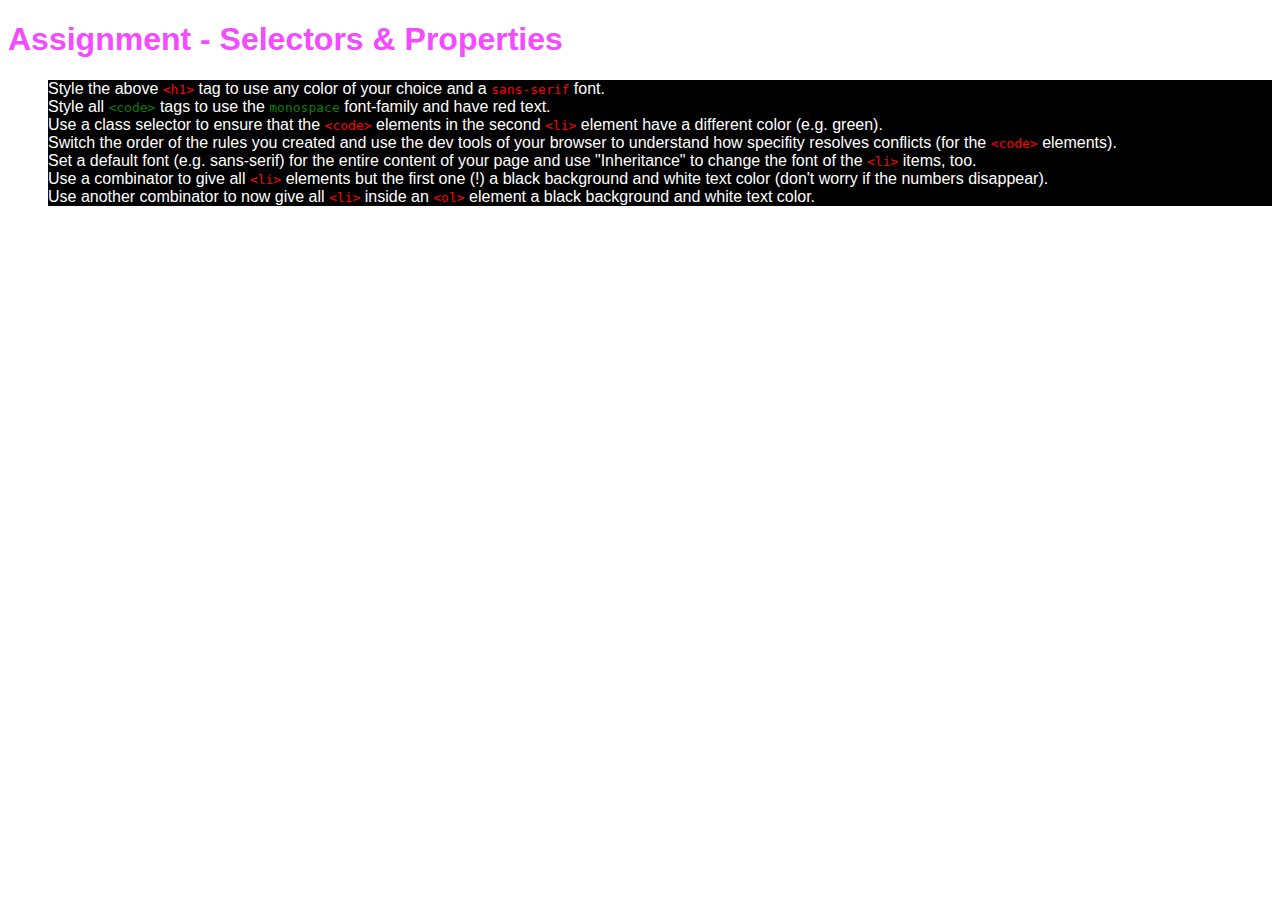
<file: assignment-1/index.html>
<!DOCTYPE html>
<html lang="en">
  <head>
    <meta charset="UTF-8" />
    <meta name="viewport" content="width=device-width, initial-scale=1.0" />
    <meta http-equiv="X-UA-Compatible" content="ie=edge" />
    <title>CSS Course</title>
    <link rel="stylesheet" href="main.css" />
  </head>
  <body>
    <h1 id="assignment-instructions">
      Assignment - Selectors &amp; Properties
    </h1>
    <ol>
      <li>
        Style the above <code>&lt;h1&gt;</code> tag to use any color of your
        choice and a <code>sans-serif</code> font.
      </li>
      <li class="second-li">
        Style all <code>&lt;code&gt;</code> tags to use the
        <code>monospace</code> font-family and have red text.
      </li>
      <li>
        Use a class selector to ensure that the
        <code>&lt;code&gt;</code> elements in the second
        <code>&lt;li&gt;</code> element have a different color (e.g. green).
      </li>
      <li>
        Switch the order of the rules you created and use the dev tools of your
        browser to understand how specifity resolves conflicts (for the
        <code>&lt;code&gt;</code> elements).
      </li>
      <li>
        Set a default font (e.g. sans-serif) for the entire content of your page
        and use "Inheritance" to change the font of the
        <code>&lt;li&gt;</code> items, too.
      </li>
      <li>
        Use a combinator to give all <code>&lt;li&gt;</code> elements but the
        first one (!) a black background and white text color (don't worry if
        the numbers disappear).
      </li>
      <li>
        Use another combinator to now give all <code>&lt;li&gt;</code> inside an
        <code>&lt;ol&gt;</code> element a black background and white text color.
      </li>
    </ol>
  </body>
</html>
</file>
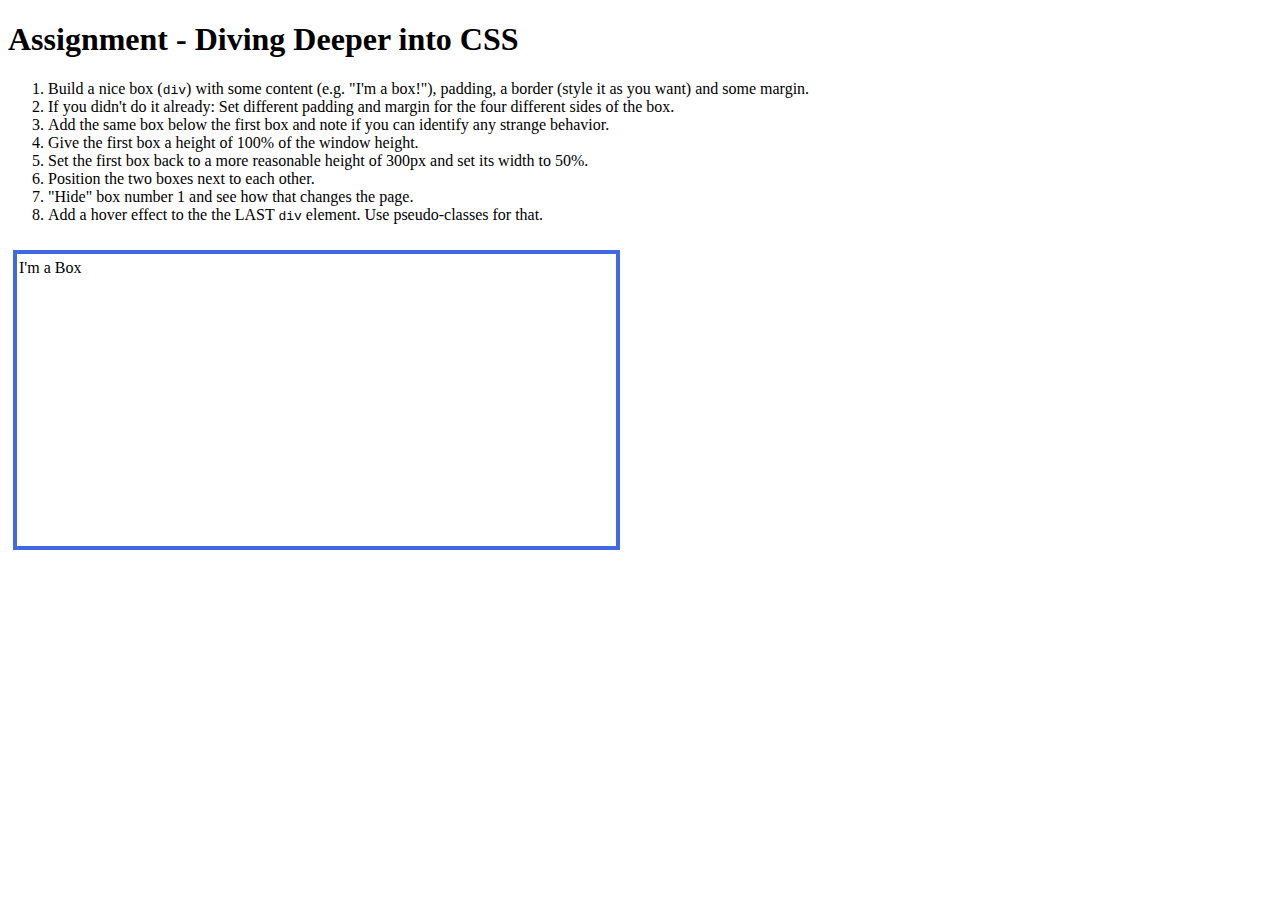
<file: assignment-2/index.html>
<!DOCTYPE html>
<html lang="en">
  <head>
    <meta charset="UTF-8" />
    <meta name="viewport" content="width=device-width, initial-scale=1.0" />
    <meta http-equiv="X-UA-Compatible" content="ie=edge" />
    <title>CSS Course</title>
    <link rel="stylesheet" href="main.css" />
  </head>
  <body>
    <h1>Assignment - Diving Deeper into CSS</h1>
    <ol>
      <li>
        Build a nice box (<code>div</code>) with some content (e.g. "I'm a
        box!"), padding, a border (style it as you want) and some margin.
      </li>
      <li>
        If you didn't do it already: Set different padding and margin for the
        four different sides of the box.
      </li>
      <li>
        Add the same box below the first box and note if you can identify any
        strange behavior.
      </li>
      <li>Give the first box a height of 100% of the window height.</li>
      <li>
        Set the first box back to a more reasonable height of 300px and set its
        width to 50%.
      </li>
      <li>Position the two boxes next to each other.</li>
      <li>"Hide" box number 1 and see how that changes the page.</li>
      <li>
        Add a hover effect to the the LAST <code>div</code> element. Use
        pseudo-classes for that.
      </li>
    </ol>
    <div id="first-box" class="box">I'm a Box</div>
    <div class="box">I'm a Box</div>
  </body>
</html>
</file>
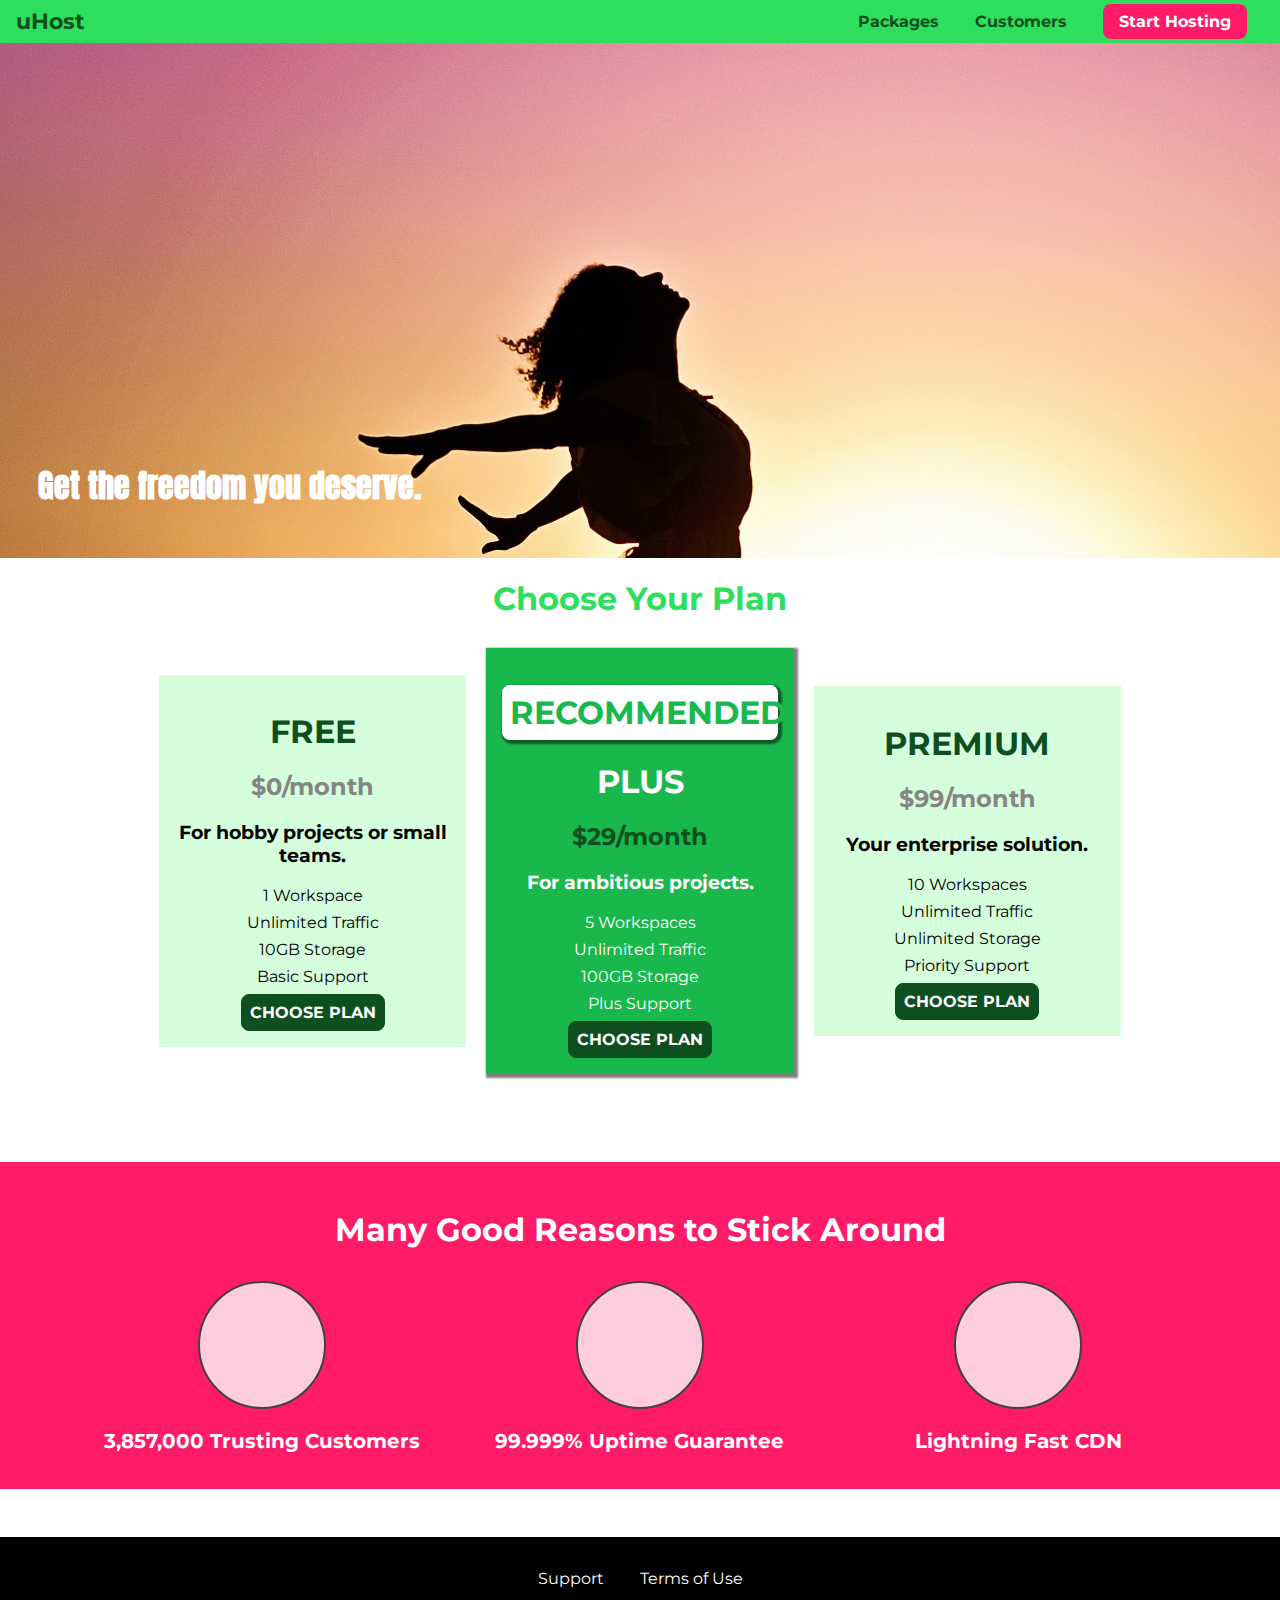
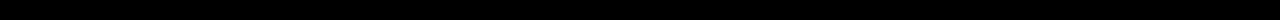
<file: assignment-3/index.html>
<!DOCTYPE html>
<html lang="en">
  <head>
    <meta charset="UTF-8" />
    <meta http-equiv="X-UA-Compatible" content="ie=edge" />
    <title>uHost</title>
    <link rel="shortcut icon" href="favicon.png" />
    <link
      href="https://fonts.googleapis.com/css?family=Anton"
      rel="stylesheet"
    />
    <link
      href="https://fonts.googleapis.com/css?family=Montserrat:400,700"
      rel="stylesheet"
    />
    <link rel="stylesheet" href="shared.css" />
    <link rel="stylesheet" href="main.css" />
  </head>

  <body>
    <header class="main-header">
      <div>
        <a href="index.html" class="main-header__brand">
          uHost
        </a>
      </div>
      <nav class="main-nav">
        <ul class="main-nav__items">
          <li class="main-nav__item">
            <a href="packages/index.html">Packages</a>
          </li>
          <li class="main-nav__item">
            <a href="customers/index.html">Customers</a>
          </li>
          <li class="main-nav__item main-nav__item--cta">
            <a href="start-hosting/index.html">Start Hosting</a>
          </li>
        </ul>
      </nav>
    </header>
    <main>
      <section id="product-overview">
        <h1>Get the freedom you deserve.</h1>
      </section>
      <section id="plans">
        <h1 class="section-title">Choose Your Plan</h1>
        <div class="plan__list">
          <article class="plan">
            <h1 class="plan__title">FREE</h1>
            <h2 class="plan__price">$0/month</h2>
            <h3>For hobby projects or small teams.</h3>
            <ul class="plan__features">
              <li class="plan__feature">1 Workspace</li>
              <li class="plan__feature">Unlimited Traffic</li>
              <li class="plan__feature">10GB Storage</li>
              <li class="plan__feature">Basic Support</li>
            </ul>
            <div>
              <button class="button">CHOOSE PLAN</button>
            </div>
          </article>
          <article class="plan plan--highlighted">
            <h1 class="plan__annotation">RECOMMENDED</h1>
            <h1 class="plan__title">PLUS</h1>
            <h2 class="plan__price">$29/month</h2>
            <h3>For ambitious projects.</h3>
            <ul class="plan__features">
              <li class="plan__feature">5 Workspaces</li>
              <li class="plan__feature">Unlimited Traffic</li>
              <li class="plan__feature">100GB Storage</li>
              <li class="plan__feature">Plus Support</li>
            </ul>
            <div>
              <button class="button">CHOOSE PLAN</button>
            </div>
          </article>
          <article class="plan">
            <h1 class="plan__title">PREMIUM</h1>
            <h2 class="plan__price">$99/month</h2>
            <h3>Your enterprise solution.</h3>
            <ul class="plan__features">
              <li class="plan__feature">10 Workspaces</li>
              <li class="plan__feature">Unlimited Traffic</li>
              <li class="plan__feature">Unlimited Storage</li>
              <li class="plan__feature">Priority Support</li>
            </ul>
            <div>
              <button class="button">CHOOSE PLAN</button>
            </div>
          </article>
        </div>
      </section>
      <section id="key-features">
        <h1 class="section-title">Many Good Reasons to Stick Around</h1>
        <ul class="key-feature__list">
          <li class="key-feature">
            <div class="key-feature__image"></div>
            <p class="key-feature__description">3,857,000 Trusting Customers</p>
          </li>
          <li class="key-feature">
            <div class="key-feature__image"></div>
            <p class="key-feature__description">99.999% Uptime Guarantee</p>
          </li>
          <li class="key-feature">
            <div class="key-feature__image"></div>
            <p class="key-feature__description">Lightning Fast CDN</p>
          </li>
        </ul>
      </section>
    </main>
    <footer class="main-footer">
      <nav>
        <ul class="main-footer__links">
          <li class="main-footer__link">
            <a href="#">Support</a>
          </li>
          <li class="main-footer__link">
            <a href="#">Terms of Use</a>
          </li>
        </ul>
      </nav>
    </footer>
  </body>
</html>
</file>
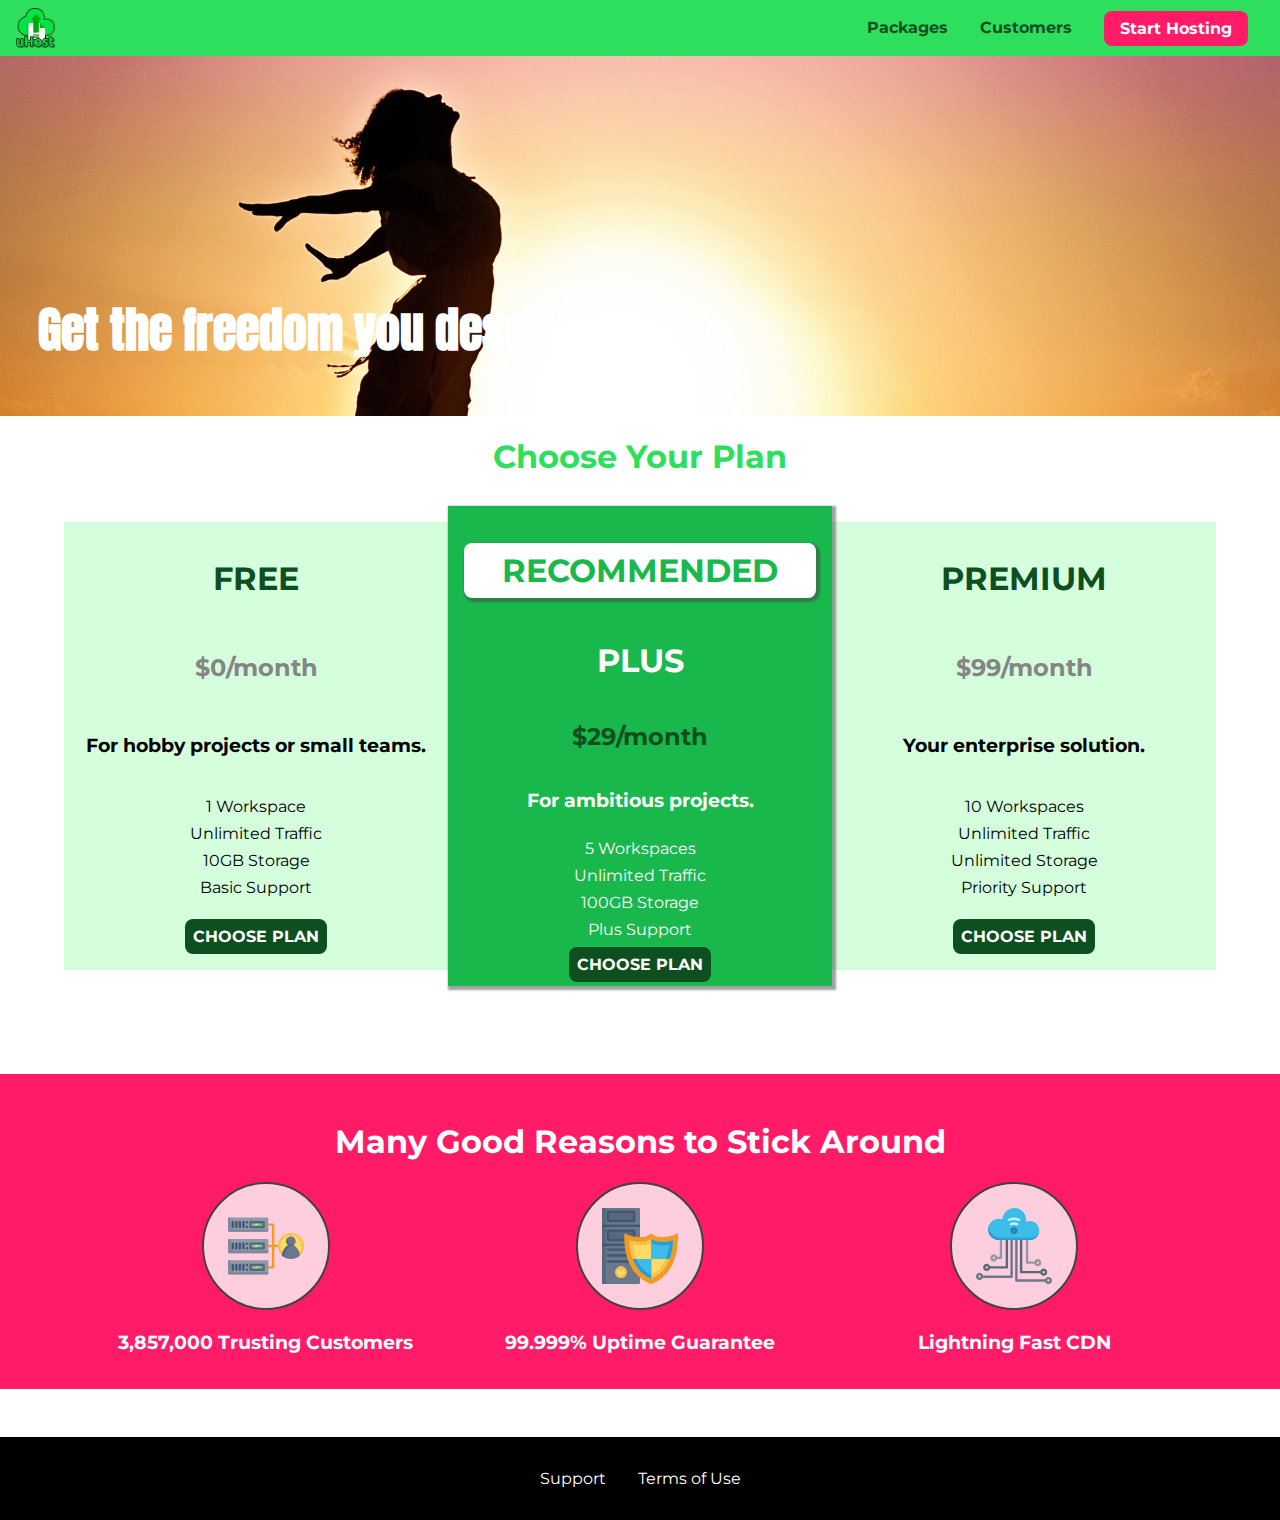
<file: css-course-project/index.html>
<!DOCTYPE html>
<html lang="en">
  <head>
    <meta charset="UTF-8" />
    <meta http-equiv="X-UA-Compatible" content="ie=edge" />
    <meta name="viewport" content="width=device-width, initial-scale=1.0" />
    <title>uHost</title>
    <link rel="shortcut icon" href="favicon.png" />
    <link
      href="https://fonts.googleapis.com/css?family=Anton"
      rel="stylesheet"
    />
    <link
      href="https://fonts.googleapis.com/css?family=Montserrat:400,700"
      rel="stylesheet"
    />
    <link rel="stylesheet" href="shared.css" />
    <link rel="stylesheet" href="main.css" />
  </head>

  <body>
    <div class="backdrop"></div>
    <div class="modal">
      <h1 class="modal__title">Do you want to continue?</h1>
      <div class="modal__actions">
        <a href="start-hosting/index.html" class="modal__action">Yes!</a>
        <button class="modal__action modal__action--negative" type="button">
          No!
        </button>
      </div>
    </div>
    <header class="main-header">
      <div>
        <button class="toggle-button">
          <span class="toggle-button__bar"></span>
          <span class="toggle-button__bar"></span>
          <span class="toggle-button__bar"></span>
        </button>
        <a href="index.html" class="main-header__brand">
          <img src="images/uhost-icon.png" alt="uHost" />
        </a>
      </div>
      <nav class="main-nav">
        <ul class="main-nav__items">
          <li class="main-nav__item">
            <a href="packages/index.html">Packages</a>
          </li>
          <li class="main-nav__item">
            <a href="customers/index.html">Customers</a>
          </li>
          <li class="main-nav__item main-nav__item--cta">
            <a href="start-hosting/index.html">Start Hosting</a>
          </li>
        </ul>
      </nav>
    </header>
    <nav class="mobile-nav">
      <ul class="mobile-nav__items">
        <li class="mobile-nav__item">
          <a href="packages/index.html">Packages</a>
        </li>
        <li class="mobile-nav__item">
          <a href="customers/index.html">Customers</a>
        </li>
        <li class="mobile-nav__item mobile-nav__item--cta">
          <a href="start-hosting/index.html">Start Hosting</a>
        </li>
      </ul>
    </nav>
    <main>
      <section id="product-overview">
        <h1>Get the freedom you deserve.</h1>
      </section>
      <section id="plans">
        <h1 class="section-title">Choose Your Plan</h1>
        <div class="plan__list">
          <article class="plan">
            <h1 class="plan__title">FREE</h1>
            <h2 class="plan__price">$0/month</h2>
            <h3>For hobby projects or small teams.</h3>
            <ul class="plan__features">
              <li>1 Workspace</li>
              <li>Unlimited Traffic</li>
              <li>10GB Storage</li>
              <li>Basic Support</li>
            </ul>
            <div>
              <button class="button">CHOOSE PLAN</button>
            </div>
          </article>
          <article class="plan plan--highlighted">
            <h1 class="plan__annotation">RECOMMENDED</h1>
            <h1 class="plan__title">PLUS</h1>
            <h2 class="plan__price">$29/month</h2>
            <h3>For ambitious projects.</h3>
            <ul class="plan__features">
              <li>5 Workspaces</li>
              <li>Unlimited Traffic</li>
              <li>100GB Storage</li>
              <li>Plus Support</li>
            </ul>
            <div>
              <button class="button">CHOOSE PLAN</button>
            </div>
          </article>
          <article class="plan">
            <h1 class="plan__title">PREMIUM</h1>
            <h2 class="plan__price">$99/month</h2>
            <h3>Your enterprise solution.</h3>
            <ul class="plan__features">
              <li>10 Workspaces</li>
              <li>Unlimited Traffic</li>
              <li>Unlimited Storage</li>
              <li>Priority Support</li>
            </ul>
            <div>
              <button class="button">CHOOSE PLAN</button>
            </div>
          </article>
        </div>
      </section>
      <section id="key-features">
        <h1 class="section-title">Many Good Reasons to Stick Around</h1>
        <ul class="key-feature__list">
          <li class="key-feature">
            <div class="key-feature__image">
              <svg viewBox="0 0 512 512">
                <path
                  style="fill: #f09b24"
                  d="M344,248h-32V112c0-4.418-3.582-8-8-8h-40c-4.418,0-8,3.582-8,8s3.582,8,8,8h32v128h-32  c-4.418,0-8,3.582-8,8s3.582,8,8,8h32v128h-32c-4.418,0-8,3.582-8,8s3.582,8,8,8h40c4.418,0,8-3.582,8-8V264h32c4.418,0,8-3.582,8-8  S348.418,248,344,248z"
                />
                <path
                  style="fill: #8e9aa9"
                  d="M264,64H8c-4.418,0-8,3.582-8,8v80c0,4.418,3.582,8,8,8h256c4.418,0,8-3.582,8-8V72  C272,67.582,268.418,64,264,64z"
                />
                <path
                  style="fill: #7c899b"
                  d="M24,144c-4.418,0-8-3.582-8-8V64H8c-4.418,0-8,3.582-8,8v80c0,4.418,3.582,8,8,8h256  c4.418,0,8-3.582,8-8v-8H24z"
                />
                <rect
                  x="152"
                  y="96"
                  style="fill: #b8e3a8"
                  width="88"
                  height="32"
                />
                <g>
                  <polygon
                    style="fill: #7ec97d"
                    points="152,96 152,128 166,128 198,96  "
                  />
                  <polygon
                    style="fill: #7ec97d"
                    points="220,96 188,128 240,128 240,96  "
                  />
                </g>
                <path
                  style="fill: #56677e"
                  d="M240,136h-88c-4.418,0-8-3.582-8-8V96c0-4.418,3.582-8,8-8h88c4.418,0,8,3.582,8,8v32  C248,132.418,244.418,136,240,136z M160,120h72v-16h-72V120z"
                />
                <g>
                  <path
                    style="fill: #435670"
                    d="M32,136c-4.418,0-8-3.582-8-8V96c0-4.418,3.582-8,8-8s8,3.582,8,8v32C40,132.418,36.418,136,32,136z   "
                  />
                  <path
                    style="fill: #435670"
                    d="M56,136c-4.418,0-8-3.582-8-8V96c0-4.418,3.582-8,8-8s8,3.582,8,8v32C64,132.418,60.418,136,56,136z   "
                  />
                  <path
                    style="fill: #435670"
                    d="M80,136c-4.418,0-8-3.582-8-8V96c0-4.418,3.582-8,8-8s8,3.582,8,8v32C88,132.418,84.418,136,80,136z   "
                  />
                  <path
                    style="fill: #435670"
                    d="M104,136c-4.418,0-8-3.582-8-8V96c0-4.418,3.582-8,8-8s8,3.582,8,8v32   C112,132.418,108.418,136,104,136z"
                  />
                  <path
                    style="fill: #435670"
                    d="M128,105c-4.418,0-8-3.582-8-8v-1c0-4.418,3.582-8,8-8s8,3.582,8,8v1   C136,101.418,132.418,105,128,105z"
                  />
                  <path
                    style="fill: #435670"
                    d="M128,136c-4.418,0-8-3.582-8-8v-1c0-4.418,3.582-8,8-8s8,3.582,8,8v1   C136,132.418,132.418,136,128,136z"
                  />
                </g>
                <path
                  style="fill: #8e9aa9"
                  d="M264,208H8c-4.418,0-8,3.582-8,8v80c0,4.418,3.582,8,8,8h256c4.418,0,8-3.582,8-8v-80  C272,211.582,268.418,208,264,208z"
                />
                <path
                  style="fill: #7c899b"
                  d="M24,288c-4.418,0-8-3.582-8-8v-72H8c-4.418,0-8,3.582-8,8v80c0,4.418,3.582,8,8,8h256  c4.418,0,8-3.582,8-8v-8H24z"
                />
                <rect
                  x="152"
                  y="240"
                  style="fill: #b8e3a8"
                  width="88"
                  height="32"
                />
                <g>
                  <polygon
                    style="fill: #7ec97d"
                    points="152,240 152,272 166,272 198,240  "
                  />
                  <polygon
                    style="fill: #7ec97d"
                    points="220,240 188,272 240,272 240,240  "
                  />
                </g>
                <path
                  style="fill: #56677e"
                  d="M240,280h-88c-4.418,0-8-3.582-8-8v-32c0-4.418,3.582-8,8-8h88c4.418,0,8,3.582,8,8v32  C248,276.418,244.418,280,240,280z M160,264h72v-16h-72V264z"
                />
                <g>
                  <path
                    style="fill: #435670"
                    d="M32,280c-4.418,0-8-3.582-8-8v-32c0-4.418,3.582-8,8-8s8,3.582,8,8v32C40,276.418,36.418,280,32,280   z"
                  />
                  <path
                    style="fill: #435670"
                    d="M56,280c-4.418,0-8-3.582-8-8v-32c0-4.418,3.582-8,8-8s8,3.582,8,8v32C64,276.418,60.418,280,56,280   z"
                  />
                  <path
                    style="fill: #435670"
                    d="M80,280c-4.418,0-8-3.582-8-8v-32c0-4.418,3.582-8,8-8s8,3.582,8,8v32C88,276.418,84.418,280,80,280   z"
                  />
                  <path
                    style="fill: #435670"
                    d="M104,280c-4.418,0-8-3.582-8-8v-32c0-4.418,3.582-8,8-8s8,3.582,8,8v32   C112,276.418,108.418,280,104,280z"
                  />
                  <path
                    style="fill: #435670"
                    d="M128,249c-4.418,0-8-3.582-8-8v-1c0-4.418,3.582-8,8-8s8,3.582,8,8v1   C136,245.418,132.418,249,128,249z"
                  />
                  <path
                    style="fill: #435670"
                    d="M128,280c-4.418,0-8-3.582-8-8v-1c0-4.418,3.582-8,8-8s8,3.582,8,8v1   C136,276.418,132.418,280,128,280z"
                  />
                </g>
                <path
                  style="fill: #8e9aa9"
                  d="M264,352H8c-4.418,0-8,3.582-8,8v80c0,4.418,3.582,8,8,8h256c4.418,0,8-3.582,8-8v-80  C272,355.582,268.418,352,264,352z"
                />
                <path
                  style="fill: #7c899b"
                  d="M24,432c-4.418,0-8-3.582-8-8v-72H8c-4.418,0-8,3.582-8,8v80c0,4.418,3.582,8,8,8h256  c4.418,0,8-3.582,8-8v-8H24z"
                />
                <rect
                  x="152"
                  y="384"
                  style="fill: #b8e3a8"
                  width="88"
                  height="32"
                />
                <g>
                  <polygon
                    style="fill: #7ec97d"
                    points="152,384 152,416 166,416 198,384  "
                  />
                  <polygon
                    style="fill: #7ec97d"
                    points="220,384 188,416 240,416 240,384  "
                  />
                </g>
                <path
                  style="fill: #56677e"
                  d="M240,424h-88c-4.418,0-8-3.582-8-8v-32c0-4.418,3.582-8,8-8h88c4.418,0,8,3.582,8,8v32  C248,420.418,244.418,424,240,424z M160,408h72v-16h-72V408z"
                />
                <g>
                  <path
                    style="fill: #435670"
                    d="M32,424c-4.418,0-8-3.582-8-8v-32c0-4.418,3.582-8,8-8s8,3.582,8,8v32C40,420.418,36.418,424,32,424   z"
                  />
                  <path
                    style="fill: #435670"
                    d="M56,424c-4.418,0-8-3.582-8-8v-32c0-4.418,3.582-8,8-8s8,3.582,8,8v32C64,420.418,60.418,424,56,424   z"
                  />
                  <path
                    style="fill: #435670"
                    d="M80,424c-4.418,0-8-3.582-8-8v-32c0-4.418,3.582-8,8-8s8,3.582,8,8v32C88,420.418,84.418,424,80,424   z"
                  />
                  <path
                    style="fill: #435670"
                    d="M104,424c-4.418,0-8-3.582-8-8v-32c0-4.418,3.582-8,8-8s8,3.582,8,8v32   C112,420.418,108.418,424,104,424z"
                  />
                  <path
                    style="fill: #435670"
                    d="M128,393c-4.418,0-8-3.582-8-8v-1c0-4.418,3.582-8,8-8s8,3.582,8,8v1   C136,389.418,132.418,393,128,393z"
                  />
                  <path
                    style="fill: #435670"
                    d="M128,424c-4.418,0-8-3.582-8-8v-1c0-4.418,3.582-8,8-8s8,3.582,8,8v1   C136,420.418,132.418,424,128,424z"
                  />
                </g>
                <path
                  style="fill: #f7c14d"
                  d="M424,168c-48.523,0-88,39.477-88,88s39.477,88,88,88s88-39.477,88-88S472.523,168,424,168z"
                />
                <path
                  style="fill: #ffdb66"
                  d="M424,184c-39.701,0-72,32.299-72,72s32.299,72,72,72s72-32.299,72-72S463.701,184,424,184z"
                />
                <path
                  style="fill: #69788d"
                  d="M484.893,314.16C476.393,274.588,451.922,248,424,248s-52.393,26.588-60.893,66.16  c-0.605,2.82,0.354,5.749,2.511,7.664C381.731,336.124,402.465,344,424,344s42.269-7.876,58.381-22.176  C484.539,319.909,485.498,316.98,484.893,314.16z"
                />
                <path
                  style="fill: #56677e"
                  d="M434.053,249.171C430.768,248.403,427.411,248,424,248c-27.922,0-52.393,26.588-60.893,66.16  c-0.605,2.82,0.354,5.749,2.511,7.664c3.383,3.002,6.979,5.703,10.734,8.125C384.904,286.243,407.373,255.378,434.053,249.171z"
                />
                <path
                  style="fill: #69788d"
                  d="M424,192c-17.645,0-32,14.355-32,32s14.355,32,32,32s32-14.355,32-32S441.645,192,424,192z"
                />
                <path
                  style="fill: #56677e"
                  d="M432,248c-17.645,0-32-14.355-32-32c0-6.783,2.128-13.076,5.742-18.258  C397.444,203.53,392,213.138,392,224c0,17.645,14.355,32,32,32c10.862,0,20.471-5.444,26.258-13.742  C445.076,245.872,438.783,248,432,248z"
                />
              </svg>
            </div>
            <p class="key-feature__description">3,857,000 Trusting Customers</p>
          </li>
          <li class="key-feature">
            <div class="key-feature__image">
              <svg viewBox="0 0 512 512">
                <path
                  style="fill: #69788d"
                  d="M248,0H8C3.582,0,0,3.582,0,8v496c0,4.418,3.582,8,8,8h240c4.418,0,8-3.582,8-8V8  C256,3.582,252.418,0,248,0z"
                />
                <path
                  style="fill: #56677e"
                  d="M24,504V8c0-4.418,3.582-8,8-8H8C3.582,0,0,3.582,0,8v496c0,4.418,3.582,8,8,8h24  C27.582,512,24,508.418,24,504z"
                />
                <g>
                  <rect
                    x="0"
                    y="112"
                    style="fill: #435670"
                    width="256"
                    height="16"
                  />
                  <rect
                    x="0"
                    y="240"
                    style="fill: #435670"
                    width="256"
                    height="16"
                  />
                </g>
                <path
                  style="fill: #f7c14d"
                  d="M128,392c-22.056,0-40,17.944-40,40s17.944,40,40,40s40-17.944,40-40S150.056,392,128,392z"
                />
                <path
                  style="fill: #ffdb66"
                  d="M128,408c-13.233,0-24,10.767-24,24s10.767,24,24,24s24-10.767,24-24S141.233,408,128,408z"
                />
                <path
                  style="fill: #f7c14d"
                  d="M128,392c-2.739,0-5.414,0.278-8,0.805V424c0,4.418,3.582,8,8,8c4.418,0,8-3.582,8-8v-31.195  C133.414,392.278,130.739,392,128,392z"
                />
                <g>
                  <path
                    style="fill: #435670"
                    d="M216,288H40c-4.418,0-8-3.582-8-8s3.582-8,8-8h176c4.418,0,8,3.582,8,8S220.418,288,216,288z"
                  />
                  <path
                    style="fill: #435670"
                    d="M216,328H40c-4.418,0-8-3.582-8-8s3.582-8,8-8h176c4.418,0,8,3.582,8,8S220.418,328,216,328z"
                  />
                  <path
                    style="fill: #435670"
                    d="M216,368H40c-4.418,0-8-3.582-8-8s3.582-8,8-8h176c4.418,0,8,3.582,8,8S220.418,368,216,368z"
                  />
                  <path
                    style="fill: #435670"
                    d="M216,16H40c-4.418,0-8,3.582-8,8v64c0,4.418,3.582,8,8,8h176c4.418,0,8-3.582,8-8V24   C224,19.582,220.418,16,216,16z"
                  />
                </g>
                <rect
                  x="48"
                  y="32"
                  style="fill: #56677e"
                  width="160"
                  height="48"
                />
                <path
                  style="fill: #435670"
                  d="M216,144H40c-4.418,0-8,3.582-8,8v64c0,4.418,3.582,8,8,8h176c4.418,0,8-3.582,8-8v-64  C224,147.582,220.418,144,216,144z"
                />
                <rect
                  x="48"
                  y="160"
                  style="fill: #56677e"
                  width="160"
                  height="48"
                />
                <path
                  style="fill: #f09b24"
                  d="M511.747,180.237c-0.194-6.537-8.107-10.107-13.135-5.894c-5.6,4.693-42.904,21.282-98.514,21.282  c-33.45,0-64.625-20.999-64.929-21.206c-2.9-1.991-6.764-1.85-9.512,0.346c-2.677,2.135-27.201,20.86-63.793,20.86  c-55.607,0-92.914-16.589-98.515-21.282c-5.028-4.211-12.941-0.645-13.135,5.894c-1.634,54.834,4.655,105.941,18.693,151.903  c12.096,39.604,29.759,74.047,52.497,102.373c27.538,34.304,62.743,59.882,104.66,76.045c3.069,1.918,6.757,1.921,9.83,0  c41.917-16.163,77.122-41.741,104.66-76.045c22.738-28.326,40.401-62.77,52.497-102.373  C507.092,286.179,513.381,235.071,511.747,180.237z"
                />
                <path
                  style="fill: #f7c14d"
                  d="M476.21,221.226c-1.953-1.631-4.568-2.235-7.036-1.628c-21.686,5.327-44.926,8.028-69.075,8.028  c-25.926,0-49.633-8.975-64.955-16.504c-2.307-1.134-5.016-1.091-7.284,0.116c-14.059,7.477-36.919,16.388-65.994,16.388  c-24.153,0-47.394-2.701-69.075-8.028c-5.155-1.268-10.221,2.966-9.894,8.261c2.077,33.693,7.668,65.635,16.616,94.935  c22.774,74.565,66.139,126.334,128.888,153.868c2.032,0.891,4.397,0.891,6.43,0c61.777-27.107,104.716-78.876,127.62-153.868  c8.948-29.3,14.539-61.241,16.616-94.935C479.224,225.319,478.163,222.856,476.21,221.226z"
                />
                <path
                  style="fill: #ffdb66"
                  d="M331.609,451.727c-52.604-25.289-89.304-70.987-109.144-135.944  c-6.532-21.39-11.162-44.336-13.82-68.447c17.133,2.852,34.952,4.291,53.22,4.291c29.394,0,53.376-7.793,69.978-15.561  c17.44,7.736,41.656,15.561,68.256,15.561c18.267,0,36.085-1.439,53.219-4.291c-2.659,24.112-7.288,47.06-13.82,68.448  C419.545,381.108,383.27,426.805,331.609,451.727z"
                />
                <g>
                  <path
                    style="fill: #2c9dd4"
                    d="M479.066,227.858c0.157-2.539-0.903-5.002-2.856-6.633s-4.568-2.235-7.036-1.628   c-21.686,5.327-44.926,8.028-69.075,8.028c-25.926,0-49.633-8.975-64.955-16.504c-1.057-0.52-2.2-0.78-3.345-0.806l-0.072,133.351   h123.601c2.556-6.746,4.933-13.702,7.123-20.874C471.398,293.493,476.989,261.552,479.066,227.858z"
                  />
                  <path
                    style="fill: #2c9dd4"
                    d="M206.658,343.667c24.153,63.42,65.028,108.108,121.743,132.995c1.031,0.452,2.147,0.673,3.263,0.666   l0.063-133.661H206.658z"
                  />
                </g>
                <g>
                  <path
                    style="fill: #3cbde8"
                    d="M439.497,315.783c6.532-21.389,11.161-44.336,13.82-68.448c-17.134,2.852-34.952,4.291-53.219,4.291   c-26.6,0-50.815-7.824-68.256-15.561l-0.116,107.601h97.758C433.179,334.807,436.524,325.518,439.497,315.783z"
                  />
                  <path
                    style="fill: #3cbde8"
                    d="M232.523,343.667c21.144,50.298,54.363,86.56,99.087,108.06l0.117-108.06H232.523z"
                  />
                </g>
              </svg>
            </div>
            <p class="key-feature__description">99.999% Uptime Guarantee</p>
          </li>
          <li class="key-feature">
            <div class="key-feature__image">
              <svg viewBox="0 0 512 512">
                <path
                  style="fill: #8e9aa9"
                  d="M168,200c-4.418,0-8,3.582-8,8v120h-17.376c-3.302-9.311-12.194-16-22.624-16  c-13.234,0-24,10.767-24,24s10.766,24,24,24c10.429,0,19.321-6.689,22.624-16H168c4.418,0,8-3.582,8-8V208  C176,203.582,172.418,200,168,200z"
                />
                <path
                  style="fill: #ffdb66"
                  d="M120,328c-4.411,0-8,3.589-8,8s3.589,8,8,8s8-3.589,8-8S124.411,328,120,328z"
                />
                <path
                  style="fill: #56677e"
                  d="M208,200c-4.418,0-8,3.582-8,8v184H94.624C91.322,382.689,82.43,376,72,376  c-13.234,0-24,10.767-24,24s10.766,24,24,24c10.429,0,19.321-6.689,22.624-16H208c4.418,0,8-3.582,8-8V208  C216,203.582,212.418,200,208,200z"
                />
                <path
                  style="fill: #ffdb66"
                  d="M72,392c-4.411,0-8,3.589-8,8s3.589,8,8,8s8-3.589,8-8S76.411,392,72,392z"
                />
                <path
                  style="fill: #69788d"
                  d="M240,208c-4.418,0-8,3.582-8,8v239H47.24c-2.671-10.34-12.078-18-23.24-18c-13.234,0-24,10.767-24,24  s10.766,24,24,24c9.666,0,18.009-5.747,21.809-14H240c4.418,0,8-3.582,8-8V216C248,211.582,244.418,208,240,208z"
                />
                <path
                  style="fill: #ffdb66"
                  d="M24,453c-4.411,0-8,3.589-8,8s3.589,8,8,8s8-3.589,8-8S28.411,453,24,453z"
                />
                <path
                  style="fill: #69788d"
                  d="M488,464c-10.429,0-19.321,6.689-22.624,16H280V208c0-4.418-3.582-8-8-8s-8,3.582-8,8v280  c0,4.418,3.582,8,8,8h193.376c3.302,9.311,12.194,16,22.624,16c13.234,0,24-10.767,24-24S501.234,464,488,464z"
                />
                <path
                  style="fill: #ffdb66"
                  d="M488,480c-4.411,0-8,3.589-8,8s3.589,8,8,8s8-3.589,8-8S492.411,480,488,480z"
                />
                <path
                  style="fill: #56677e"
                  d="M456,408c-10.429,0-19.321,6.689-22.624,16H312V208c0-4.418-3.582-8-8-8s-8,3.582-8,8v224  c0,4.418,3.582,8,8,8h129.376c3.302,9.311,12.194,16,22.624,16c13.234,0,24-10.767,24-24S469.234,408,456,408z"
                />
                <path
                  style="fill: #ffdb66"
                  d="M456,424c-4.411,0-8,3.589-8,8s3.589,8,8,8s8-3.589,8-8S460.411,424,456,424z"
                />
                <path
                  style="fill: #8e9aa9"
                  d="M416,344c-10.429,0-19.321,6.689-22.624,16H352V208c0-4.418-3.582-8-8-8s-8,3.582-8,8v160  c0,4.418,3.582,8,8,8h49.376c3.302,9.311,12.194,16,22.624,16c13.234,0,24-10.767,24-24S429.234,344,416,344z"
                />
                <path
                  style="fill: #ffdb66"
                  d="M416,360c-4.411,0-8,3.589-8,8s3.589,8,8,8s8-3.589,8-8S420.411,360,416,360z"
                />
                <path
                  style="fill: #3cbde8"
                  d="M362,88c-8.741,0-17.231,1.751-25.06,5.085C337.646,88.797,338,84.43,338,80  c0-44.112-35.888-80-80-80c-42.823,0-77.895,33.816-79.909,76.149C170.393,73.415,162.244,72,154,72c-39.701,0-72,32.299-72,72  s32.299,72,72,72h208c35.29,0,64-28.71,64-64S397.29,88,362,88z"
                />
                <path
                  style="fill: #2c9dd4"
                  d="M368,200H160c-39.701,0-72-32.299-72-72c0-5.863,0.721-11.559,2.05-17.019  C84.918,120.88,82,132.102,82,144c0,39.701,32.299,72,72,72h208c30.389,0,55.88-21.296,62.379-49.743  C413.565,186.327,392.352,200,368,200z"
                />
                <path
                  style="fill: #2a7db5"
                  d="M256,128c-13.234,0-24,10.767-24,24s10.766,24,24,24c13.233,0,24-10.767,24-24S269.233,128,256,128z"
                />
                <path
                  style="fill: #2c9dd4"
                  d="M256,144c-4.411,0-8,3.589-8,8s3.589,8,8,8c4.411,0,8-3.589,8-8S260.411,144,256,144z"
                />
                <g>
                  <path
                    style="fill: #c5f1fa"
                    d="M221.755,87.695c-2.994,0-5.864-1.688-7.233-4.572c-1.894-3.991-0.194-8.763,3.798-10.657   C230.157,66.849,242.834,64,256,64c13.166,0,25.844,2.849,37.68,8.466c3.992,1.895,5.692,6.666,3.798,10.657   s-6.666,5.692-10.657,3.798C277.144,82.328,266.774,80,256,80c-10.774,0-21.144,2.328-30.821,6.921   C224.072,87.446,222.904,87.695,221.755,87.695z"
                  />
                  <path
                    style="fill: #c5f1fa"
                    d="M276.545,116.618c-1.148,0-2.316-0.249-3.424-0.774C267.745,113.293,261.985,112,256,112   c-5.985,0-11.745,1.293-17.121,3.844c-3.991,1.895-8.763,0.192-10.657-3.798c-1.894-3.992-0.193-8.764,3.798-10.657   C239.557,97.813,247.625,96,256,96c8.376,0,16.444,1.813,23.98,5.389c3.991,1.894,5.692,6.665,3.798,10.657   C282.41,114.93,279.539,116.618,276.545,116.618z"
                  />
                </g>
              </svg>
            </div>
            <p class="key-feature__description">Lightning Fast CDN</p>
          </li>
        </ul>
      </section>
    </main>
    <footer class="main-footer">
      <nav>
        <ul class="main-footer__links">
          <li class="main-footer__link">
            <a href="#">Support</a>
          </li>
          <li class="main-footer__link">
            <a href="#">Terms of Use</a>
          </li>
        </ul>
      </nav>
    </footer>
    <script src="shared.js"></script>
  </body>
</html>
</file>
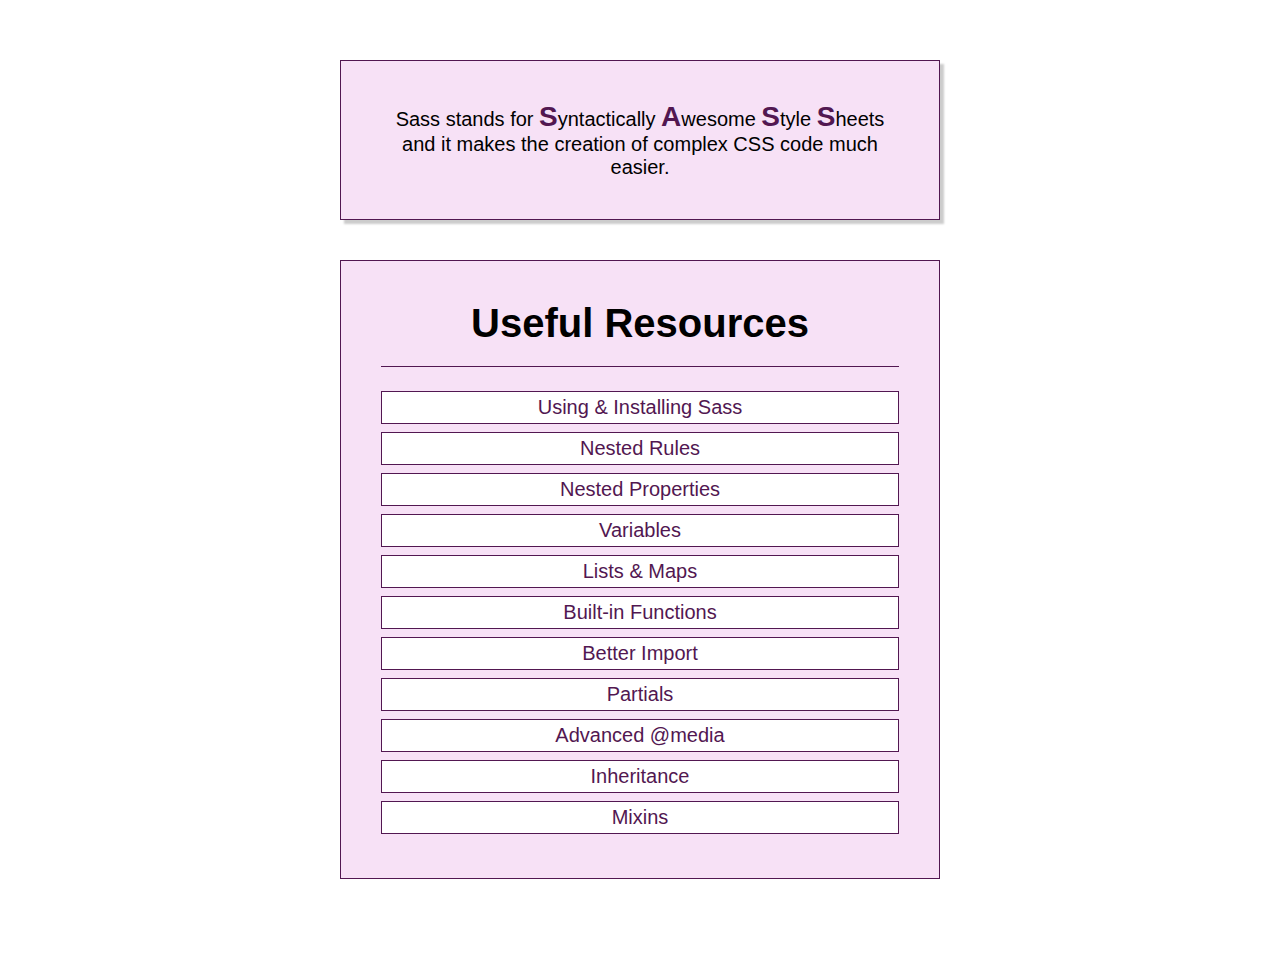
<file: sass-project/index.html>
<!DOCTYPE html>
<html lang="en">

<head>
    <meta charset="UTF-8">
    <meta name="viewport" content="width=device-width, initial-scale=1.0">
    <meta http-equiv="X-UA-Compatible" content="ie=edge">
    <title>CSS Course</title>
    <link rel="stylesheet" href="main.css">
</head>

<body>
    <div class="container">
        <section class="sass-introduction">
            <p>Sass stands for
                <span class="char-highlight">S</span>yntactically
                <span class="char-highlight">A</span>wesome
                <span class="char-highlight">S</span>tyle
                <span class="char-highlight">S</span>heets and it makes the creation of complex CSS code much easier.</p>
        </section>
        <section class="sass-details">
            <header class="section-header">
                <h1>Useful Resources</h1>
            </header>
            <ul class="documentation-links">
                <li>
                    <a class="documentation-link link-important" href="https://sass-lang.com/documentation/file.SASS_REFERENCE.html#using_sass">Using &amp; Installing Sass</a>
                </li>
                <li>
                    <a class="documentation-link" href="https://sass-lang.com/documentation/file.SASS_REFERENCE.html#nested_rules">Nested Rules</a>
                </li>
                <li>
                    <a class="documentation-link" href="https://sass-lang.com/documentation/file.SASS_REFERENCE.html#nested_properties">Nested Properties</a>
                </li>
                <li>
                    <a class="documentation-link" href="https://sass-lang.com/documentation/file.SASS_REFERENCE.html#variables_">Variables</a>
                </li>
                <li>
                    <a class="documentation-link" href="https://sass-lang.com/documentation/file.SASS_REFERENCE.html#lists">Lists &amp; Maps</a>
                </li>
                <li>
                    <a class="documentation-link" href="https://sass-lang.com/documentation/Sass/Script/Functions.html">Built-in Functions</a>
                </li>
                <li>
                    <a class="documentation-link" href="https://sass-lang.com/documentation/file.SASS_REFERENCE.html#import">Better Import</a>
                </li>
                <li>
                    <a class="documentation-link" href="https://sass-lang.com/documentation/file.SASS_REFERENCE.html#partials">Partials</a>
                </li>
                <li>
                    <a class="documentation-link" href="https://sass-lang.com/documentation/file.SASS_REFERENCE.html#media">Advanced @media</a>
                </li>
                <li>
                    <a class="documentation-link" href="https://sass-lang.com/documentation/file.SASS_REFERENCE.html#extend">Inheritance</a>
                </li>
                <li>
                    <a class="documentation-link" href="https://sass-lang.com/documentation/file.SASS_REFERENCE.html#defining_a_mixin">Mixins</a>
                </li>
            </ul>
        </section>
    </div>
</body>

</html>
</file>
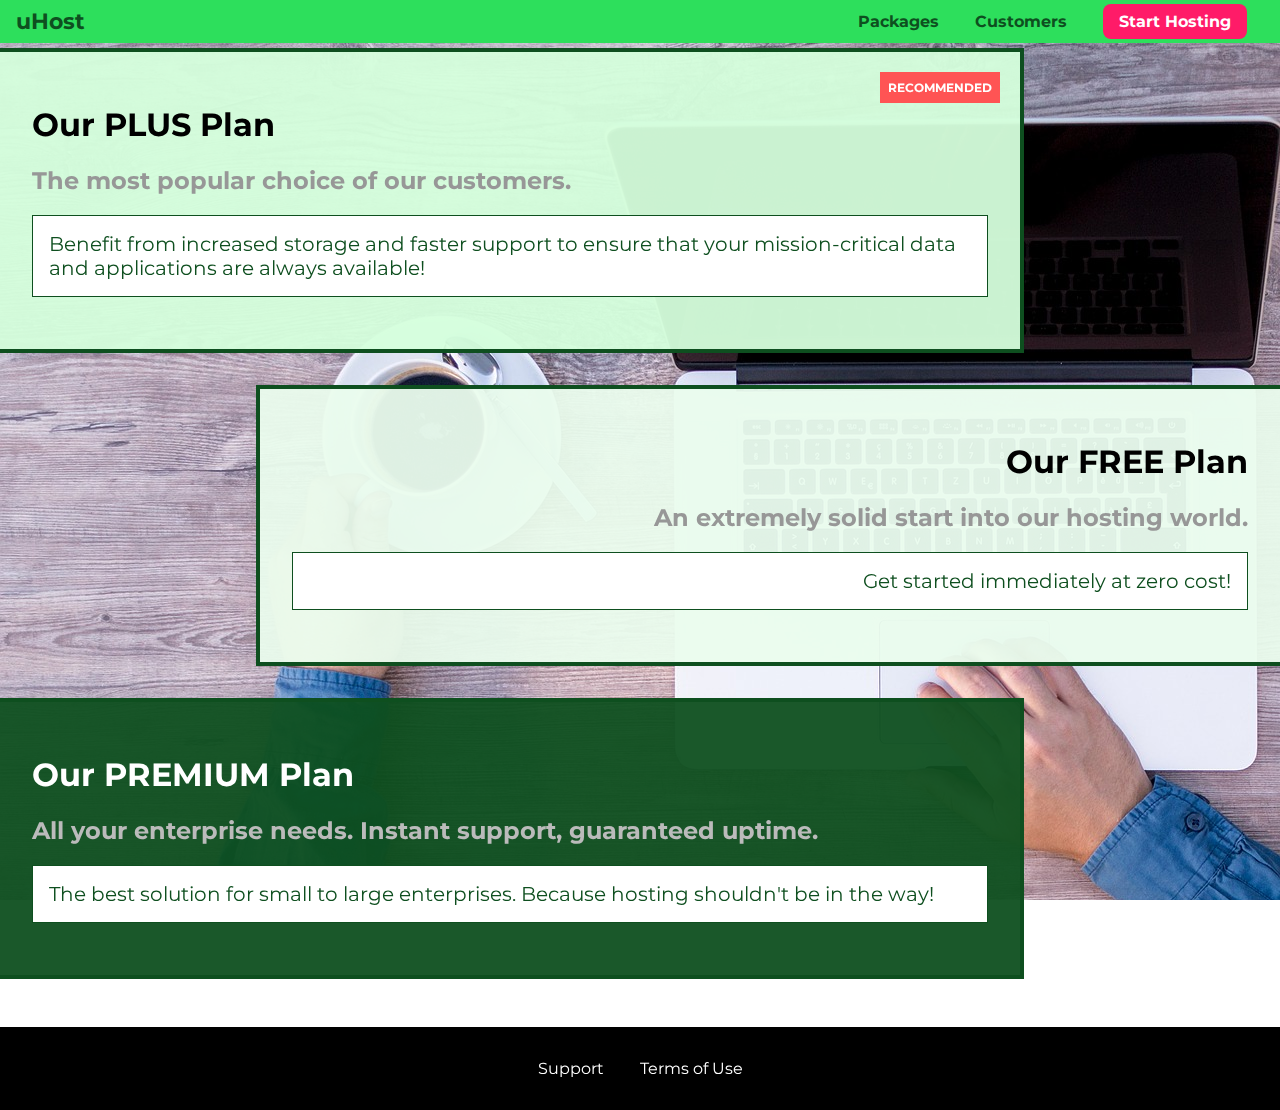
<file: assignment-3/packages/index.html>
<!DOCTYPE html>
<html lang="en">

<head>
    <meta charset="UTF-8">
    <meta http-equiv="X-UA-Compatible" content="ie=edge">
    <title>uHost</title>
    <link rel="shortcut icon" href="favicon.png">
    <link href="https://fonts.googleapis.com/css?family=Montserrat:400,700" rel="stylesheet">
    <link rel="stylesheet" href="../shared.css">
    <link rel="stylesheet" href="packages.css">
</head>

<body>
    <div class="background"></div>
    <header class="main-header">
        <div>
            <a href="../index.html" class="main-header__brand">
                uHost
            </a>
        </div>
        <nav class="main-nav">
            <ul class="main-nav__items">
                <li class="main-nav__item">
                    <a href="index.html">Packages</a>
                </li>
                <li class="main-nav__item">
                    <a href="../customers/index.html">Customers</a>
                </li>
                <li class="main-nav__item main-nav__item--cta">
                    <a href="../start-hosting/index.html">Start Hosting</a>
                </li>
            </ul>
        </nav>
    </header>
    <main>
        <section class="package" id="plus">
            <a href="#">
                <h1 class="package__title">Our PLUS Plan</h1>
                <h2 class="package__badge">RECOMMENDED</h2>
                <h2 class="package__subtitle">The most popular choice of our customers.</h2>
                <p class="package__info">Benefit from increased storage and faster support to ensure that your mission-critical data and applications
                    are always available!</p>
            </a>
        </section>
        <section class="package" id="free">
            <a href="#">
                <h1 class="package__title">Our FREE Plan</h1>
                <h2 class="package__subtitle">An extremely solid start into our hosting world.</h2>
                <p class="package__info">Get started immediately at zero cost!</p>
            </a>
        </section>
        <div class="clearfix"></div>
        <section class="package" id="premium">
            <a href="#">
                <h1 class="package__title">Our PREMIUM Plan</h1>
                <h2 class="package__subtitle">All your enterprise needs. Instant support, guaranteed uptime. </h2>
                <p class="package__info">The best solution for small to large enterprises. Because hosting shouldn't be in the way!</p>
            </a>
        </section>
    </main>
    <footer class="main-footer">
        <nav>
            <ul class="main-footer__links">
                <li class="main-footer__link">
                    <a href="#">Support</a>
                </li>
                <li class="main-footer__link">
                    <a href="#">Terms of Use</a>
                </li>
            </ul>
        </nav>
    </footer>
</body>

</html>
</file>
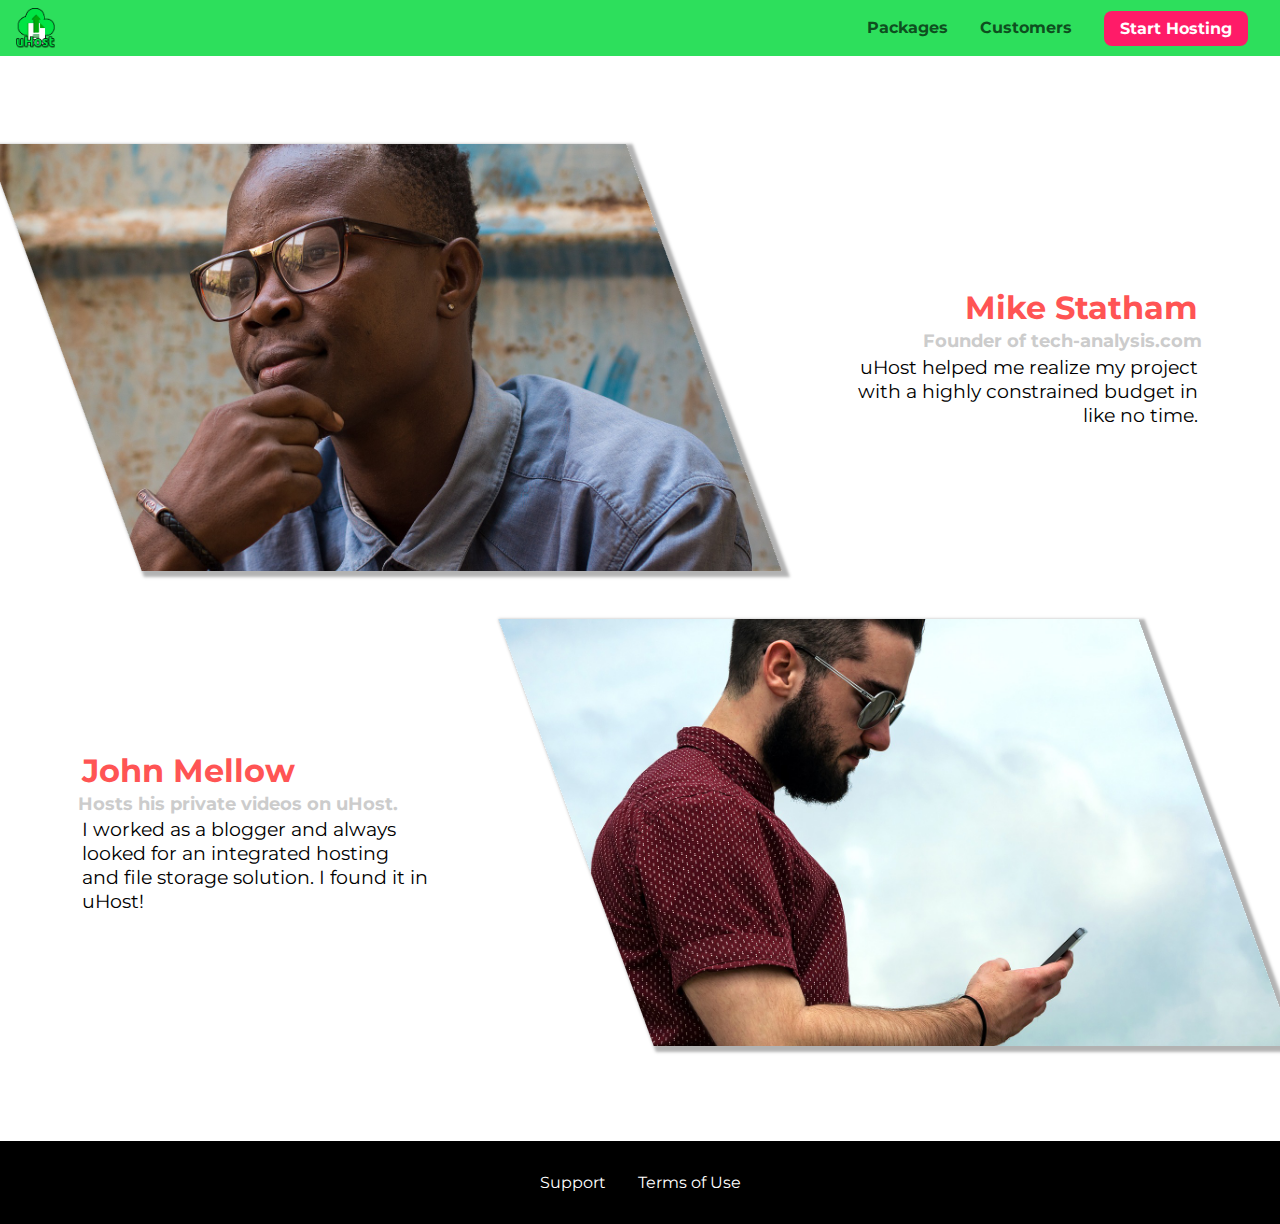
<file: css-course-project/customers/index.html>
<!DOCTYPE html>
<html lang="en">
  <head>
    <meta charset="UTF-8" />
    <meta name="viewport" content="width=device-width, initial-scale=1.0" />
    <meta http-equiv="X-UA-Compatible" content="ie=edge" />
    <title>uHost Customers</title>
    <link rel="shortcut icon" href="../favicon.png" />
    <link
      href="https://fonts.googleapis.com/css?family=Anton|Montserrat:400,700"
      rel="stylesheet"
    />
    <link rel="stylesheet" href="../shared.css" />
    <link rel="stylesheet" href="customers.css" />
  </head>

  <body>
    <div class="backdrop"></div>
    <header class="main-header">
      <div>
        <button class="toggle-button">
          <span class="toggle-button__bar"></span>
          <span class="toggle-button__bar"></span>
          <span class="toggle-button__bar"></span>
        </button>
        <a href="../index.html" class="main-header__brand">
          <img src="../images/uhost-icon.png" alt="uHost" />
        </a>
      </div>
      <nav class="main-nav">
        <ul class="main-nav__items">
          <li class="main-nav__item">
            <a href="../packages/index.html">Packages</a>
          </li>
          <li class="main-nav__item">
            <a href="index.html">Customers</a>
          </li>
          <li class="main-nav__item main-nav__item--cta">
            <a href="../index.html">Start Hosting</a>
          </li>
        </ul>
      </nav>
    </header>
    <nav class="mobile-nav">
      <ul class="mobile-nav__items">
        <li class="mobile-nav__item">
          <a href="../packages/index.html">Packages</a>
        </li>
        <li class="mobile-nav__item">
          <a href="index.html">Customers</a>
        </li>
        <li class="mobile-nav__item mobile-nav__item--cta">
          <a href="../start-hosting/index.html">Start Hosting</a>
        </li>
      </ul>
    </nav>
    <main>
      <div>
        <div class="testimonial" id="customer-1">
          <div class="testimonial__image-container">
            <img
              src="../images/customer-1.jpg"
              alt="Mike Statham - Customer"
              class="testimonial__image"
            />
          </div>
          <div class="testimonial__info">
            <h1 class="testimonial__name">Mike Statham</h1>
            <h2 class="testimonial__subtitle">
              Founder of
              <a href="tech-analysis.com">tech-analysis.com</a>
            </h2>
            <p class="testimonial__text">
              uHost helped me realize my project with a highly constrained
              budget in like no time.
            </p>
          </div>
        </div>
        <div class="testimonial" id="customer-2">
          <div class="testimonial__info">
            <h1 class="testimonial__name">John Mellow</h1>
            <h2 class="testimonial__subtitle">
              Hosts his private videos on uHost.
            </h2>
            <p class="testimonial__text">
              I worked as a blogger and always looked for an integrated hosting
              and file storage solution. I found it in uHost!
            </p>
          </div>
          <div class="testimonial__image-container">
            <img
              src="../images/customer-2.jpg"
              alt="John Mellow - Customer"
              class="testimonial__image"
            />
          </div>
        </div>
      </div>
    </main>
    <footer class="main-footer">
      <nav>
        <ul class="main-footer__links">
          <li class="main-footer__link">
            <a href="#">Support</a>
          </li>
          <li class="main-footer__link">
            <a href="#">Terms of Use</a>
          </li>
        </ul>
      </nav>
    </footer>
    <script src="../shared.js"></script>
  </body>
</html>
</file>
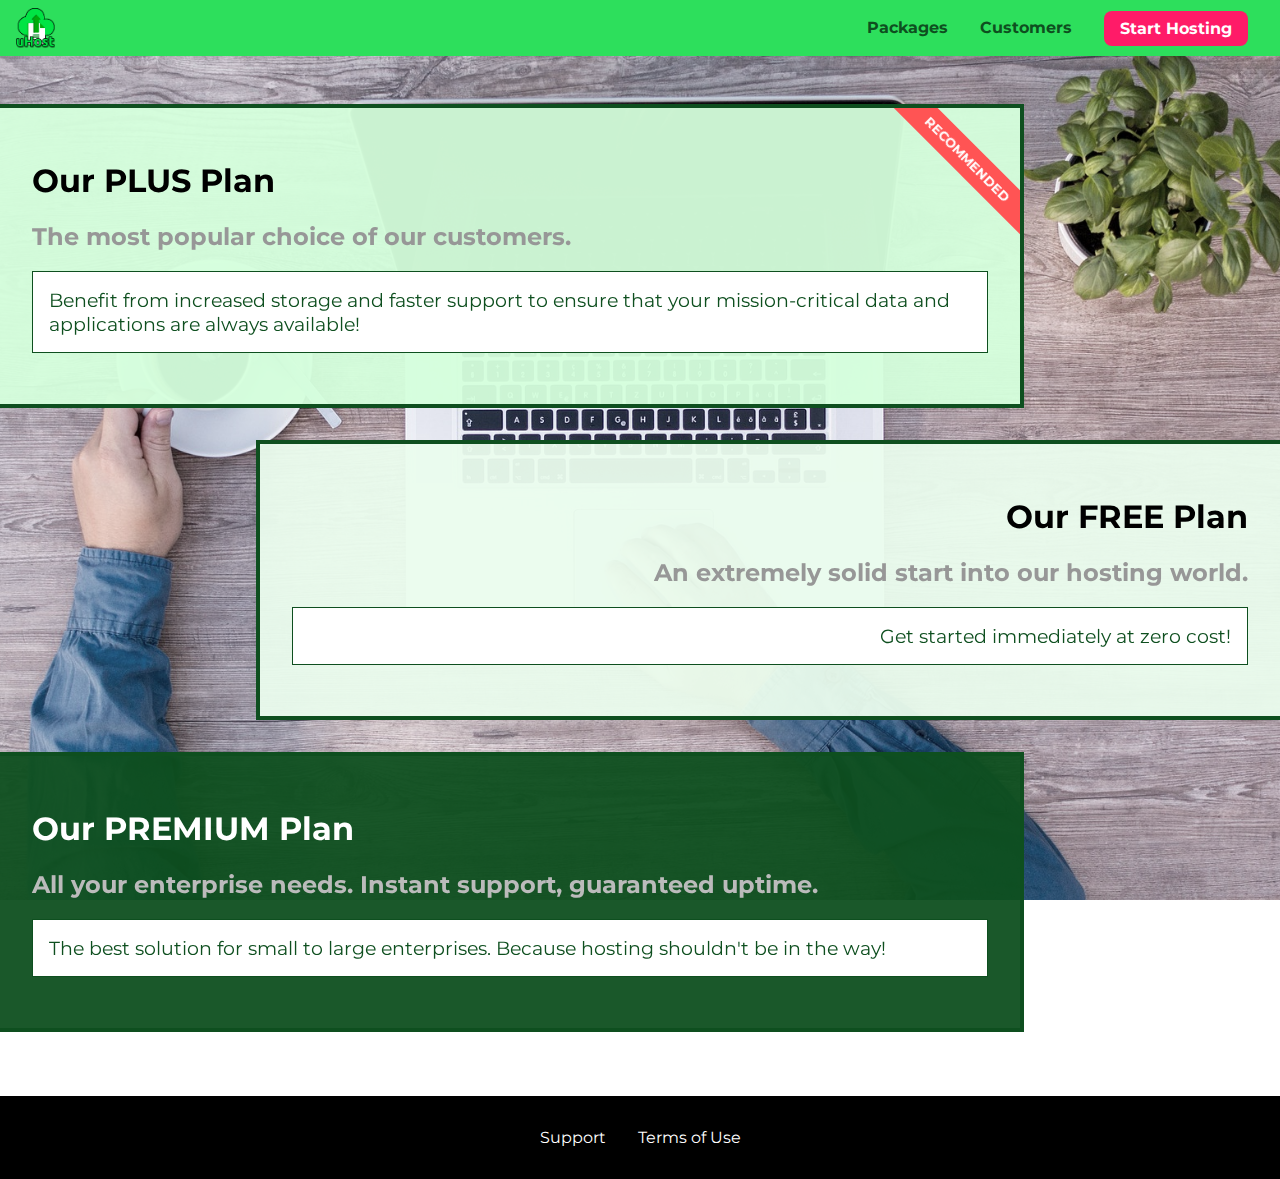
<file: css-course-project/packages/index.html>
<!DOCTYPE html>
<html lang="en">
  <head>
    <meta charset="UTF-8" />
    <meta http-equiv="X-UA-Compatible" content="ie=edge" />
    <meta name="viewport" content="width=device-width, initial-scale=1.0" />
    <title>uHost</title>
    <link rel="shortcut icon" href="favicon.png" />
    <link
      href="https://fonts.googleapis.com/css?family=Montserrat:400,700"
      rel="stylesheet"
    />
    <link rel="stylesheet" href="../shared.css" />
    <link rel="stylesheet" href="packages.css" />
  </head>

  <body>
    <div class="backdrop"></div>
    <div class="background"></div>
    <header class="main-header">
      <div>
        <button class="toggle-button">
          <span class="toggle-button__bar"></span>
          <span class="toggle-button__bar"></span>
          <span class="toggle-button__bar"></span>
        </button>
        <a href="../index.html" class="main-header__brand">
          <img src="../images/uhost-icon.png" alt="uHost" />
        </a>
      </div>
      <nav class="main-nav">
        <ul class="main-nav__items">
          <li class="main-nav__item">
            <a href="index.html">Packages</a>
          </li>
          <li class="main-nav__item">
            <a href="../customers/index.html">Customers</a>
          </li>
          <li class="main-nav__item main-nav__item--cta">
            <a href="../start-hosting/index.html">Start Hosting</a>
          </li>
        </ul>
      </nav>
    </header>
    <nav class="mobile-nav">
      <ul class="mobile-nav__items">
        <li class="mobile-nav__item">
          <a href="index.html">Packages</a>
        </li>
        <li class="mobile-nav__item">
          <a href="../customers/index.html">Customers</a>
        </li>
        <li class="mobile-nav__item mobile-nav__item--cta">
          <a href="../start-hosting/index.html">Start Hosting</a>
        </li>
      </ul>
    </nav>
    <main>
      <section class="package" id="plus">
        <a href="#">
          <h1 class="package__title">Our PLUS Plan</h1>
          <h2 class="package__badge">RECOMMENDED</h2>
          <h2 class="package__subtitle">
            The most popular choice of our customers.
          </h2>
          <p class="package__info">
            Benefit from increased storage and faster support to ensure that
            your mission-critical data and applications are always available!
          </p>
        </a>
      </section>
      <section class="package" id="free">
        <a href="#">
          <h1 class="package__title">Our FREE Plan</h1>
          <h2 class="package__subtitle">
            An extremely solid start into our hosting world.
          </h2>
          <p class="package__info">Get started immediately at zero cost!</p>
        </a>
      </section>
      <div class="clearfix"></div>
      <section class="package" id="premium">
        <a href="#">
          <h1 class="package__title">Our PREMIUM Plan</h1>
          <h2 class="package__subtitle">
            All your enterprise needs. Instant support, guaranteed uptime.
          </h2>
          <p class="package__info">
            The best solution for small to large enterprises. Because hosting
            shouldn't be in the way!
          </p>
        </a>
      </section>
    </main>
    <footer class="main-footer">
      <nav>
        <ul class="main-footer__links">
          <li class="main-footer__link">
            <a href="#">Support</a>
          </li>
          <li class="main-footer__link">
            <a href="#">Terms of Use</a>
          </li>
        </ul>
      </nav>
    </footer>
    <script src="../shared.js"></script>
  </body>
</html>
</file>
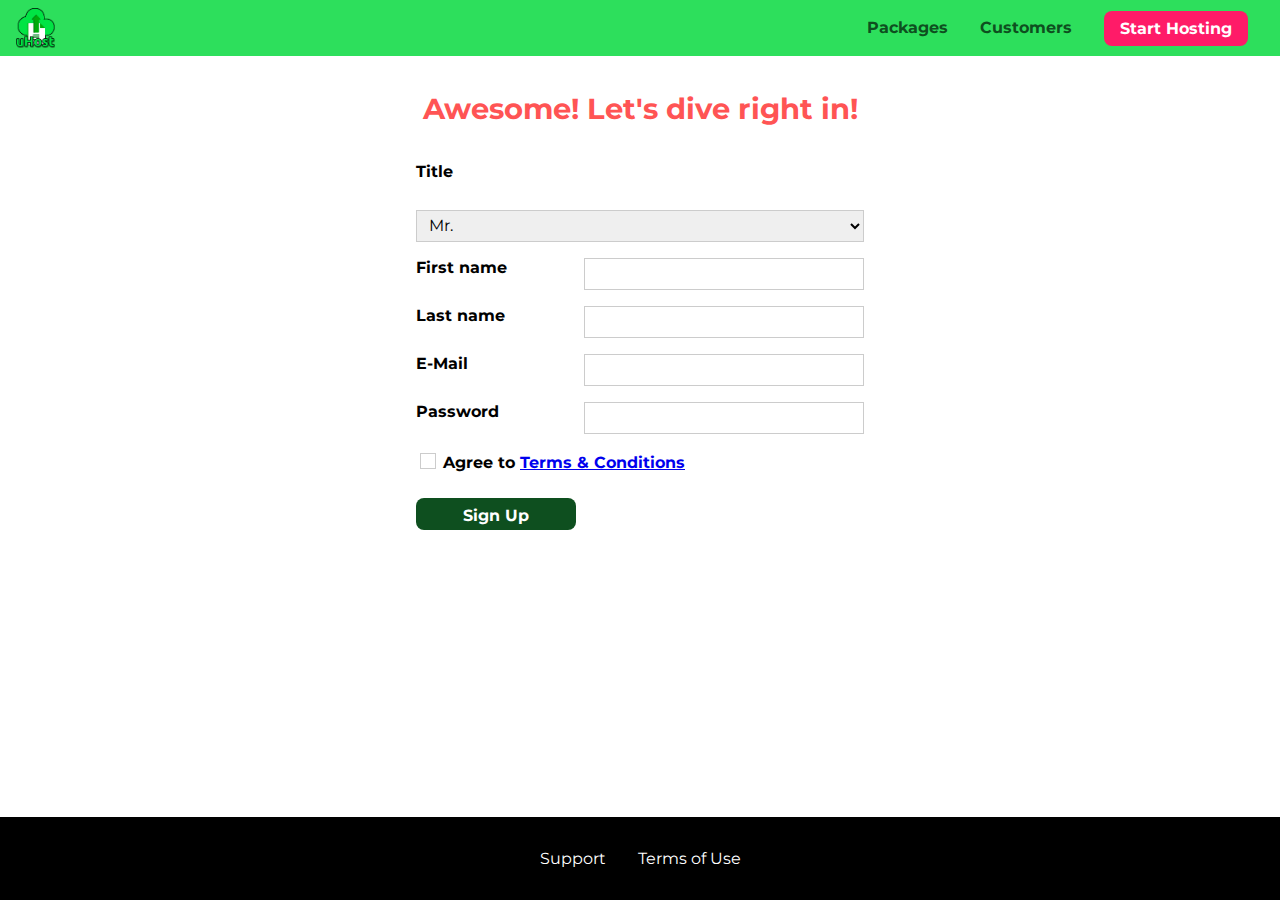
<file: css-course-project/start-hosting/index.html>
<!DOCTYPE html>
<html lang="en">
  <head>
    <meta charset="UTF-8" />
    <meta name="viewport" content="width=device-width, initial-scale=1.0" />
    <meta http-equiv="X-UA-Compatible" content="ie=edge" />
    <title>uHost Signup</title>
    <link rel="shortcut icon" href="../favicon.png" />
    <link
      href="https://fonts.googleapis.com/css?family=Anton|Montserrat:400,700"
      rel="stylesheet"
    />
    <link rel="stylesheet" href="../shared.css" />
    <link rel="stylesheet" href="start-hosting.css" />
  </head>

  <body>
    <div class="backdrop"></div>
    <header class="main-header">
      <div>
        <button class="toggle-button">
          <span class="toggle-button__bar"></span>
          <span class="toggle-button__bar"></span>
          <span class="toggle-button__bar"></span>
        </button>
        <a href="../index.html" class="main-header__brand">
          <img
            src="../images/uhost-icon.png"
            alt="uHost - Your favorite hosting company"
          />
        </a>
      </div>
      <nav class="main-nav">
        <ul class="main-nav__items">
          <li class="main-nav__item">
            <a href="../packages/index.html">Packages</a>
          </li>
          <li class="main-nav__item">
            <a href="../customers/index.html">Customers</a>
          </li>
          <li class="main-nav__item main-nav__item--cta">
            <a href="index.html">Start Hosting</a>
          </li>
        </ul>
      </nav>
    </header>
    <nav class="mobile-nav">
      <ul class="mobile-nav__items">
        <li class="mobile-nav__item">
          <a href="../packages/index.html">Packages</a>
        </li>
        <li class="mobile-nav__item">
          <a href="../customers/index.html">Customers</a>
        </li>
        <li class="mobile-nav__item mobile-nav__item--cta">
          <a href="index.html">Start Hosting</a>
        </li>
      </ul>
    </nav>
    <main class="signup-page">
      <h1 class="signup-title">Awesome! Let's dive right in!</h1>
      <form action="index.html" class="signup-form">
        <label for="title">Title</label>
        <select id="title">
          <option value="mr">Mr.</option>
          <option value="ms">Ms.</option>
        </select>
        <label for="first-name">First name</label>
        <input type="text" id="first-name" />
        <label for="last-name">Last name</label>
        <input type="text" id="last-name" />
        <label for="email">E-Mail</label>
        <input type="email" id="email" />
        <label for="password">Password</label>
        <input type="password" id="password" />
        <div class="signup-form__checkbox">
          <input type="checkbox" id="agree-terms" />
          <label for="agree-terms"
            >Agree to
            <a href="#">Terms &amp; Conditions</a>
          </label>
        </div>
        <button type="submit" class="button">Sign Up</button>
      </form>
    </main>
    <footer class="main-footer">
      <nav>
        <ul class="main-footer__links">
          <li class="main-footer__link">
            <a href="#">Support</a>
          </li>
          <li class="main-footer__link">
            <a href="#">Terms of Use</a>
          </li>
        </ul>
      </nav>
    </footer>
    <script src="../shared.js"></script>
  </body>
</html>
</file>
<file: assignment-1/main.css>
body {
  font-family: sans-serif;
}

li {
  font-family: inherit;
}

#assignment-instructions {
  font-family: sans-serif;
  color: #f34bff;
}

code {
  font-family: monospace;
  color: red;
}

.second-li > code {
  color: green;
}

li ~ li {
  background: black;
  color: white;
}

ol > li {
  background: black;
  color: white;
}
</file>
<file: assignment-2/main.css>
html,
body {
  height: 100%;
}

.box {
  padding: 5px 3px 6px 2px;
  margin: 10px 7px 5px 5px;
  box-sizing: border-box;
  border: 4px solid royalblue;
  display: inline-block;
  height: 300px;
  width: 48%;
}

ol + .box {
  height: 300px;
  width: 50%;
  display: none;
}

div:last-of-type:hover {
  border-color: green;
}
</file>
<file: assignment-3/shared.css>
* {
  box-sizing: border-box;
}

body {
  font-family: "Montserrat", sans-serif;
  margin: 0;
}

.main-header {
  width: 100%;
  position: fixed;
  top: 0;
  left: 0;
  background: #2ddf5c;
  padding: 8px 16px;
  z-index: 2;
}

.main-header > div {
  display: inline-block;
  vertical-align: middle;
}

.main-header__brand {
  color: #0e4f1f;
  text-decoration: none;
  font-weight: bold;
  font-size: 22px;
}

.main-nav {
  display: inline-block;
  text-align: right;
  width: calc(100% - 74px);
  vertical-align: middle;
}

.main-nav__items {
  margin: 0;
  padding: 0;
  list-style: none;
}

.main-nav__item {
  display: inline-block;
  margin: 0 16px;
}

.main-nav__item a {
  text-decoration: none;
  color: #0e4f1f;
  font-weight: bold;
  padding: 3px 0;
}

.main-nav__item a:hover,
.main-nav__item a:active {
  color: white;
  border-bottom: 5px solid white;
}

.main-nav__item--cta a {
  color: white;
  background: #ff1b68;
  padding: 8px 16px;
  border-radius: 8px;
}

.main-nav__item--cta a:hover,
.main-nav__item--cta a:active {
  color: #ff1b68;
  background: white;
  border: none;
}

.main-footer {
  background: black;
  padding: 32px;
  margin-top: 48px;
}

.main-footer__links {
  list-style: none;
  margin: 0;
  padding: 0;
  text-align: center;
}

.main-footer__link {
  display: inline-block;
  margin: 0 16px;
}

.main-footer__link a {
  color: white;
  text-decoration: none;
}

.main-footer__link a:hover,
.main-footer__link a:active {
  color: #ccc;
}

.button {
  background: #0e4f1f;
  color: white;
  font: inherit;
  border: 1.5px solid #0e4f1f;
  padding: 8px;
  border-radius: 8px;
  font-weight: bold;
  cursor: pointer;
}

.button:hover,
.button:active {
  background: white;
  color: #0e4f1f;
}

.button:focus {
  outline: none;
}
</file>
<file: assignment-3/main.css>
#product-overview {
  background: url("freedom.jpg");
  width: 100%;
  height: 528px;
  padding: 10px;
  margin-top: 30px;
  position: relative;
}

.section-title {
  color: #2ddf5c;
  text-align: center;
}

#product-overview h1 {
  color: white;
  font-family: "Anton", sans-serif;
  position: absolute;
  /* bottom: 10px;
  left: 50; */
  bottom: 5%;
  left: 3%;
}

.plan__list {
  width: 80%;
  margin: auto;
  text-align: center;
}

.plan {
  background: #d5ffdc;
  text-align: center;
  padding: 16px;
  margin: 8px;
  display: inline-block;
  width: 30%;
  vertical-align: middle;
}

.plan--highlighted {
  background: #19b84c;
  color: white;
  box-shadow: 2px 2px 2px 2px rgba(0, 0, 0, 0.5);
}

.plan__annotation {
  background: white;
  color: #19b84c;
  padding: 8px;
  box-shadow: 2px 2px 2px 2px rgba(0, 0, 0, 0.5);
  border-radius: 8px;
}

.plan__title {
  color: #0e4f1f;
}

.plan__price {
  color: #858585;
}

.plan--highlighted .plan__title {
  color: white;
}

.plan--highlighted .plan__price {
  color: #0e4f1f;
}

.plan__features {
  list-style: none;
  margin: 0;
  padding: 0;
}

.plan__feature {
  margin: 8px 0;
}

#key-features {
  background: #ff1b68;
  margin-top: 80px;
  padding: 16px;
}

#key-features .section-title {
  color: white;
  margin: 32px;
}

.key-feature__list {
  list-style: none;
  margin: 0;
  padding: 0;
  text-align: center;
}

.key-feature {
  display: inline-block;
  width: 30%;
  vertical-align: top;
}

.key-feature__image {
  background: #ffcede;
  width: 128px;
  height: 128px;
  border: 2px solid #424242;
  border-radius: 50%;
  margin: auto;
}

.key-feature__description {
  text-align: center;
  font-weight: bold;
  color: white;
  font-size: 20px;
}

/* h1 {
    font-family: sans-serif;
} */
</file>
<file: css-course-project/shared.css>
* {
  box-sizing: border-box;
}

html {
  height: 100%;
}

body {
  font-family: "Montserrat", sans-serif;
  margin: 0;
  display: grid;
  height: 100%;
  grid-template-rows: 3.5rem auto fit-content(8rem);
  grid-template-areas: "header"
                        "main"
                        "footer";
}

main {
  /* min-height: calc(100vh - 3.5rem - 8rem); */
  /* margin-top: 3.5rem; */
  grid-area: main;
}

.backdrop {
  position: fixed;
  background: rgba(0, 0, 0, 0.5);
  width: 100vw;
  height: 100vh;
  z-index: 100;
  top: 0;
  left: 0;
  display: none;
}

.main-header {
  width: 100%;
  position: fixed;
  top: 0;
  left: 0;
  background: #2ddf5c;
  padding: 0.5rem 1rem;
  z-index: 60;
  display: flex;
  align-items: center;
  justify-content: space-between;
}

.toggle-button {
  width: 3rem;
  background: transparent;
  border: none;
  cursor: pointer;
  padding-top: 0;
  padding-bottom: 0;
  vertical-align: middle;
}

.toggle-button:focus {
  outline: none;
}

.toggle-button__bar {
  width: 100%;
  height: 0.2rem;
  background: black;
  display: block;
  margin: 0.6rem 0;
}

.main-header__brand {
  color: #0e4f1f;
  text-decoration: none;
  font-weight: bold;
}

.main-header__brand img {
  height: 2.5rem;
  vertical-align: middle;
}

.main-nav {
  display: none;
}

.main-nav__items {
  margin: 0;
  padding: 0;
  list-style: none;
  display: flex;
}

.main-nav__item {
  margin: 0 1rem;
}

.main-nav__item a,
.mobile-nav__item a {
  text-decoration: none;
  color: #0e4f1f;
  font-weight: bold;
  padding: 0.2rem 0;
}

.main-nav__item a:hover,
.main-nav__item a:active {
  color: white;
  border-bottom: 5px solid white;
}

.main-nav__item--cta {
  animation: wiggle 200ms 3s 8 ease-out none;
}

.main-nav__item--cta a,
.mobile-nav__item a {
  color: white;
  background: #ff1b68;
  padding: 0.5rem 1rem;
  border-radius: 8px;
}

.main-nav__item--cta a:hover,
.main-nav__item--cta a:active,
.mobile-nav__item--cta a:hover,
.mobile-nav__item--cta a:active {
  color: #ff1b68;
  background: white;
  border: none;
}

.main-footer {
  background: black;
  padding: 2rem;
  margin-top: 3rem;
  grid-area: footer;
}

.main-footer__links {
  list-style: none;
  margin: 0;
  padding: 0;
  text-align: center;
  display: flex;
  flex-direction: column;
  align-items: center;
}

.main-footer__link {
  margin: 0.5rem 0;
}

.main-footer__link a {
  color: white;
  text-decoration: none;
}

.main-footer__link a:hover,
.main-footer__link a:active {
  color: #ccc;
}

.button {
  background: #0e4f1f;
  color: white;
  font: inherit;
  border: none;
  padding: 0.5rem;
  border-radius: 0.5rem;
  font-weight: bold;
  cursor: pointer;
}

.button:hover,
.button:active {
  color: #0e4f1f;
  background: white;
}

.button:hover {
  outline: none;
}

.mobile-nav {
  transform: translateX(-100%);
  position: fixed;
  z-index: 101;
  top: 0;
  left: 0;
  background: white;
  width: 80%;
  height: 100vh;
  transition: transform 300ms ease-out;
}

.mobile-nav__items {
  width: 90%;
  height: 100%;
  list-style: none;
  margin: 10% auto;
  padding: 0;
  text-align: center;
  display: flex;
  flex-direction: column;
  justify-content: center;
  align-items: center;
}

.mobile-nav__item {
  margin: 1rem 0;
}

.mobile-nav__item a {
  font-size: 1.5rem;
}

.open {
  display: block !important;
  opacity: 1 !important;
  transform: translateY(0) !important;
}

@media (min-width: 40rem) {
  .toggle-button {
    display: none;
  }

  .main-nav {
    display: flex;
  }
  
  .main-footer__links {
    flex-direction: row;
    justify-content: center;
  }

  .main-footer__link {
    margin: 0 1rem;
  }
}

@keyframes wiggle {
  0% {
    transform: rotateZ(0deg);
  }

  50% {
    transform: rotateZ(-10deg)
  }

  100% {
    transform: rotateZ(10deg);
  }
}
</file>
<file: css-course-project/main.css>
#product-overview {
  background: url("freedom.jpg") center / cover no-repeat border-box;
  /* background-image: url("freedom.jpg");
  background-size: cover;
  background-position: left 10% bottom 20%; */
  /* background-repeat: no-repeat;
  background-origin: border-box;
  background-clip: border-box; */
  width: 100vw;
  height: 33vh;
  padding: 10px;
  position: relative;
}

#product-overview h1 {
  color: white;
  font-family: "Anton", sans-serif;
  position: absolute;
  left: 3%;
  bottom: 5%;
  font-size: 1.6rem;
}

@media (min-width: 40rem) and (min-height: 40rem) {
  #product-overview {
    height: 40vh;
    background-position: 50% 25%;
  }
  #product-overview h1 {
    font-size: 3rem;
  }
}

.section-title {
  color: #2ddf5c;
  text-align: center;
}

.plan {
  background: #d5ffdc;
  text-align: center;
  padding: 1rem;
  margin: 0.5rem 0;
  width: 100%;
}
.plan--highlighted {
  background: #19b84c;
  color: white;
  /* box-shadow: 2px 2px 2px 2px rgba(71, 66, 66, 0.5); */
}

.plan__annotation {
  background: white;
  color: #19b84c;
  padding: 0.5rem;
  box-shadow: 2px 2px 2px 2px rgba(71, 66, 66, 0.5);
  border-radius: 8px;
}

.plan__title {
  color: #0e4f1f;
}

.plan__price {
  color: #858585;
}

.plan--highlighted .plan__price {
  color: #0e4f1f;
}

.plan--highlighted .plan__title {
  color: white;
}

.plan__features {
  list-style-type: none;
  padding: 0;
  margin: 0;
}

.plan__features li {
  margin: 0.5rem 0;
}

.plan__feature {
  margin: 0.5rem 0;
}

@media (min-width: 40rem) {
  .plan__list {
    width: 100%;
    display: flex;
    justify-content: center;
    align-items: center;
  }
  .plan {
    width: 30%;
    min-width: 13rem;
    max-width: 25rem;
    display: flex;
    flex-direction: column;
    justify-content: space-between;
    height: 28rem;
  }

  .plan--highlighted {
    box-shadow: 2px 2px 2px 2px rgba(71, 66, 66, 0.5);
    height: 30rem;
    z-index: 50;
  }
}

#key-features {
  background: #ff1b68;
  margin-top: 5rem;
  padding: 1rem;
}

#key-features > .section-title {
  color: white;
  margin-top: 2rem;
}

.key-feature__list {
  list-style: none;
  margin: 0;
  padding: 0;
  text-align: center;
}

.key-feature__image {
  background: #ffcede;
  width: 128px;
  border: 2px solid #424242;
  border-radius: 50%;
  height: 128px;
  margin: auto;
  padding: 1.5rem;
}

.key-feature__description {
  text-align: center;
  font-weight: bold;
  color: white;
  font-size: 1.2rem;
}
/* h1 {
    font-family: sans-serif;
} */

@media (min-width: 40rem) {
  .key-feature {
    width: 30%;
    max-width: 25rem;
  }

  .key-feature__list {
    display: flex;
    justify-content: center;
    align-items: center;
  }
}

.modal {
  position: fixed;
  opacity: 0;
  transform: translateY(-3rem);
  transition: opacity 200ms ease-out, transform 500ms ease-out;
  z-index: 200;
  top: 20%;
  left: 30%;
  width: 40%;
  background: white;
  padding: 1rem;
  border: 1px solid #ccc;
  box-shadow: 1px 1px 1px rgba(0, 0, 0, 0.5);
}

.modal__title {
  text-align: center;
  margin: 0 0 1rem 0;
}

.modal__actions {
  text-align: center;
}

.modal__action {
  border: 1px solid #0e4f1f;
  background: #0e4f1f;
  text-decoration: none;
  color: white;
  font: inherit;
  padding: 0.5rem 1rem;
  cursor: pointer;
}

.modal__action:hover,
.modal__action:active {
  background: #2ddf5c;
  border-color: #2ddf5c;
}

.modal__action--negative {
  background: red;
  border-color: red;
}

.modal__action--negative:hover,
.modal__action--negative:active {
  background: #ff5454;
  border-color: #ff5454;
}
</file>
<file: sass-project/main.css>
.char-highlight {
  font-weight: bold;
  font-size: 1.4rem;
  color: #521751;
}

html {
  font-size: 94.75%;
}
@media (min-width: 40rem) {
  html {
    font-size: 125%;
  }
}

body {
  font-family: Arial, sans-serif;
  margin: 0;
}

.container {
  display: -webkit-box;
  display: -ms-flexbox;
  display: -webkit-flex;
  display: flex;
  flex-direction: column;
  flex-wrap: nowrap;
  align-items: center;
  padding: 3rem 0;
  box-sizing: border-box;
}

.sass-section, .sass-details, .sass-introduction {
  border: 0.05rem solid #521751;
  background: #f7e1f6;
  padding: 2rem;
  text-align: center;
  width: 90%;
  box-sizing: border-box;
}
@media (min-width: 40rem) {
  .sass-section, .sass-details, .sass-introduction {
    width: 30rem;
  }
}

.sass-introduction {
  box-shadow: 0.2rem 0.2rem 0.1rem #ccc;
}

.sass-introduction p {
  margin: 0;
}

.sass-details {
  margin: 2rem 0;
}

.section-header {
  border-bottom: 0.05rem solid #521751;
}

.section-header h1 {
  margin: 0 0 1rem 0;
}

.documentation-links {
  list-style: none;
  margin: 1rem 0 0 0;
  padding: 0;
  display: -webkit-box;
  display: -ms-flexbox;
  display: -webkit-flex;
  display: flex;
  display: flex;
  flex-direction: column;
}
.documentation-links li {
  margin: 0.2rem 0;
  background: white;
}
.documentation-links .documentation-link {
  text-decoration: none;
  color: #521751;
  display: block;
  padding: 0.2rem;
  border: 0.05rem solid #521751;
}
.documentation-links .documentation-link:hover, .documentation-links .documentation-link:active {
  color: white;
  background: #fa923f;
  border-color: #fa923f;
}

@media (min-width: 40rem) {
  .sass-introduction,
.sass-details {
    width: 30rem;
  }
}

/*# sourceMappingURL=main.css.map */
</file>
<file: assignment-3/packages/packages.css>
main {
  padding-top: 32px;
}

.background {
  background: url("../images/plans-background.jpg");
  width: 100vw;
  height: 100vh;
  position: fixed;
  z-index: -1;
}

.package {
  width: 80%;
  margin: 16px 0;
  border: 4px solid #0e4f1f;
  border-left: none;
  position: relative;
  z-index: 1;
}

.package:hover,
.package:active {
  box-shadow: 2px 2px 4px rgba(0, 0, 0, 0.5);
  border-color: #ff5454;
  /* border-color: #ff5454 !important; */
}

.package a {
  text-decoration: none;
  color: inherit;
  display: block;
  padding: 32px;
}

.package__badge {
  position: absolute;
  top: 0;
  right: 0;
  margin: 20px;
  font-size: 12px;
  color: white;
  background: #ff5454;
  padding: 8px;
  z-index: 10;
}

.package__subtitle {
  color: #979797;
}

.package__info {
  padding: 16px;
  border: 1px solid #0e4f1f;
  font-size: 20px;
  color: #0e4f1f;
  background: white;
}

.clearfix {
  clear: both;
}

#plus {
  background: rgba(213, 255, 220, 0.95);
}

#free {
  background: rgba(234, 252, 237, 0.95);
  float: right;
  border-right: none;
  border-left: 4px solid #0e4f1f;
  text-align: right;
}

#free:hover,
#free:active {
  border-left-color: #ff5454;
}

#premium {
  background: rgba(14, 79, 31, 0.95);
}

#premium .package__title {
  color: white;
}

#premium .package__subtitle {
  color: #bbb;
}
</file>
<file: css-course-project/customers/customers.css>
main {
  padding-top: 2.5rem;
}

.testimonial {
  font-size: 1.2rem;
}

.testimonial__list {
  width: 80%;
  margin: auto;
}

.testimonial__image-container {
  width: 60%;
  max-width: 40rem;
  box-shadow: 3px 3px 3px 3px rgba(0, 0, 0, 0.3);
  transform: skewX(20deg);
  overflow: hidden;
}

.testimonial__image {
  width: 100%;
  vertical-align: top;
  transform: skew(-20deg) scale(1.4);
}
.testimonial__info {
  text-align: right;
  padding: 0.9rem;
}

#customer-2.testimonial {
  text-align: right;
}

#customer-2 .testimonial__info {
  text-align: left;
}

.testimonial__name {
  margin: 0.2rem;
  color: #ff5454;
  font-size: 2rem;
}

.testimonial__subtitle {
  margin: 0;
  font-size: 1.1rem;
  color: #ccc;
}

.testimonial__subtitle a {
  color: inherit;
  text-decoration: none;
}

.testimonial__subtitle a:hover,
.testimonial__subtitle a:active {
  color: #7a7a7a;
}

.testimonial__text {
  margin: 0.2rem;
}

@media (min-width: 40rem) {
  .testimonial {
    margin: 3rem auto;
    max-width: 1500px;
    display: flex;
    align-items: center;
    justify-content: space-around;
  }

  .testimonial__image-container {
    display: inline-block;
    vertical-align: middle;
    width: 66%;
  }

  .testimonial__info {
    width: 30%;
  }
}

@keyframes flip-customer {
  0% {
    transform: rotateY(0) skew(20deg);
  }
  50% {
    transform: rotateY(160deg) skew(20deg);
  }
  100% {
    transform: rotateY(360deg) skew(20deg);
  }
}

#customer-1:hover .testimonial__image-container {
  animation: flip-customer 1s ease-out forwards;
}
</file>
<file: css-course-project/packages/packages.css>
main {
  padding-top: 32px;
}

.background {
  background: url("../images/plans-background.jpg") center/cover;
  filter: grayscale(40%);
  width: 100%;
  height: 100%;
  position: fixed;
  z-index: -1;
}

.package {
  width: 80%;
  margin: 1rem 0;
  border: 4px solid #0e4f1f;
  border-left: none;
  position: relative;
  overflow: hidden;
}

.package:hover,
.package:active {
  box-shadow: 2px 2px 2px rgba(0, 0, 0, 0.5);
  border-color: #ff5454;
  animation: push-up 1s ease-out forwards;
}

.package a {
  text-decoration: none;
  color: inherit;
  display: block;
  padding: 2rem;
}

.package__badge {
  position: absolute;
  top: 0;
  right: 0;
  margin: 1.2rem;
  font-size: 0.8rem;
  color: white;
  background: #ff5454;
  padding: 0.5rem;
  transform: rotateZ(45deg) translateX(3.5rem) translateY(-2rem);
  transform-origin: center;
  width: 12rem;
  text-align: center;
}

.package__subtitle {
  color: #979797;
}

.package__info {
  padding: 1rem;
  border: 1px solid #0e4f1f;
  font-size: 1.2rem;
  color: #0e4f1f;
  background: white;
}

.clearfix {
  clear: both;
}

#plus {
  background: rgba(213, 255, 220, 0.95);
}

#free {
  background: rgba(234, 252, 237, 0.95);
  float: right;
  border-right: none;
  border-left: 4px solid #0e4f1f;
  text-align: right;
}

#free:hover,
#free:active {
  border-left-color: #ff5454;
}

#premium {
  background: rgba(14, 79, 31, 0.95);
}

#premium .package__title {
  color: white;
}

#premium .package__subtitle {
  color: #bbb;
}

@media (min-width: 40rem) {
  main {
    max-width: 1500px;
    margin-left: auto;
    margin-right: auto;
  }
}

@media (min-width: 1500px) {
  .package {
    border-left: 4px solid #0e4f1f;
  }

  #free {
    border-right: 4px solid #0e4f1f;
  }

  #free:hover,
  #free:active {
    border-right-color: #ff5454;
  }
}

@keyframes push-up {
  0% {
    transform: translateY(0);
  }
  33% {
    transform: translateY(-1.5rem);
  }
  100% {
    transform: translateY(-1rem);
  }
}
</file>
<file: css-course-project/start-hosting/start-hosting.css>
main {
  padding-top: 1rem;
}

.signup-title {
  text-align: center;
  font-size: 1.8rem;
  color: #ff5454;
}

.signup-form {
  padding: 1rem;
  display: grid;
  grid-auto-rows: 2rem;
  grid-row-gap: 0.5rem
}

.signup-form label {
  font-weight: bold;
}

.signup-form label,
.signup-form input,
.signup-form select {
  display: block;
  width: 100%;
}

/* .signup-form input[type="checkbox"] */
.signup-form input[id*="terms"],
.signup-form input[id*="terms"] + label {
  display: inline-block;
  width: auto;
  vertical-align: bottom;
}

.signup-form input:not([type="checkbox"]),
.signup-form select {
  border: 1px solid #ccc;
  padding: 0.2rem 0.5rem;
  font: inherit;
}

.signup-form input:focus,
.signup-form select:focus {
  outline: none;
  background: #d8f3df;
  border-color: #2ddf5c;
}

.signup-form input[type="checkbox"] {
  border: 1px solid #ccc;
  background: white;
  width: 1rem;
  height: 1rem;
  -webkit-appearance: none;
  -moz-appearance: none;
  appearance: none;
}

.signup-form input[type="checkbox"]:checked {
  background: #2ddf5c;
  border: #0e4f1f;
}

.signup-form button[type="submit"] {
  display: block;
}

@media (min-width: 40rem) {
  .signup-form {
    margin: auto;
    width: 30rem;
    grid-template-columns: 10rem auto;
    grid-row-gap: 1rem;
    grid-column-gap: 0.5rem
  }

  .signup-form [id="title"] {
    grid-column: span 2
  }

  .signup-form__checkbox {
    grid-column: span 2
  }
}
</file>
